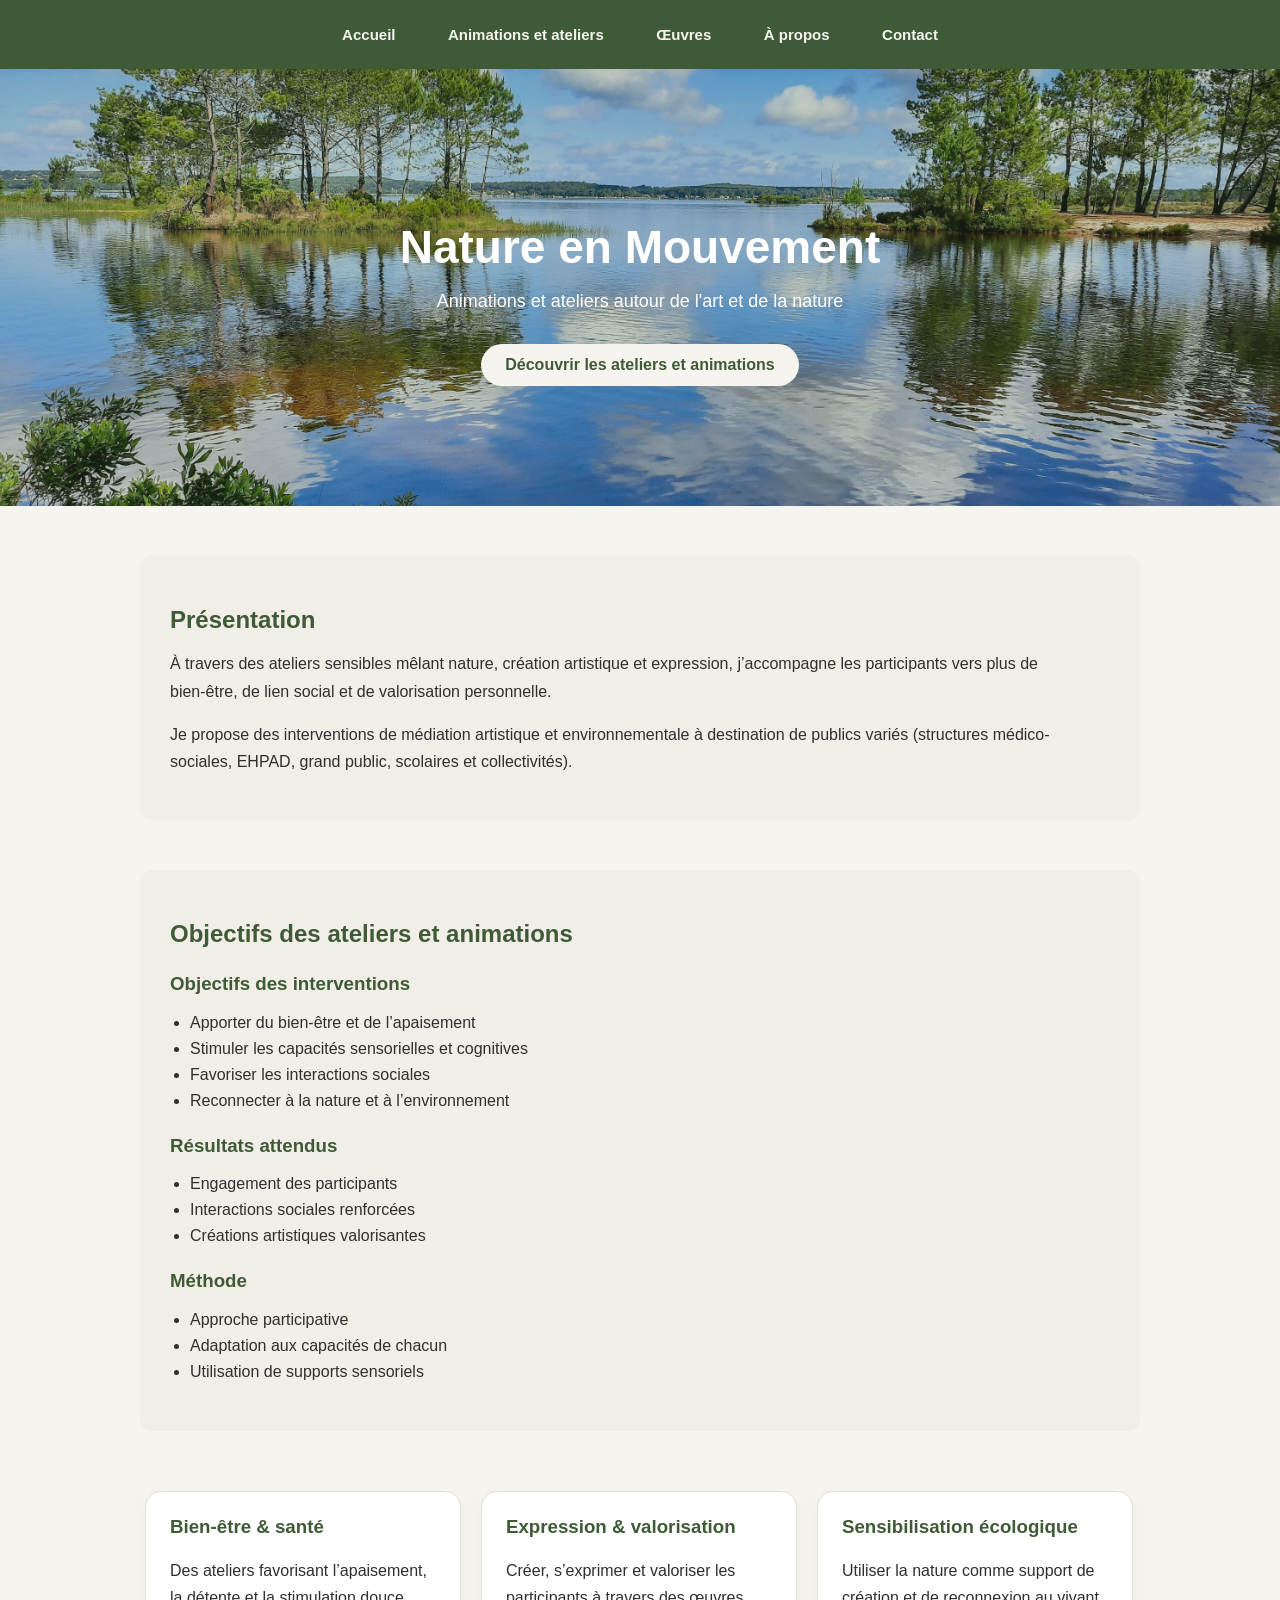
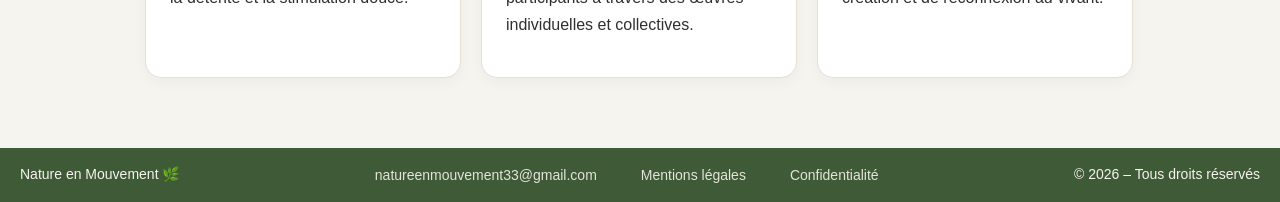
<file: index.html>
<!DOCTYPE html>
<html lang="fr">
<head>
  <meta charset="UTF-8">
  <title>Accueil</title>
  <link rel="stylesheet" href="style.css">
  <link rel="icon" href="images/favicon.ico" type="image/x-icon">
</head>
  
<body>

<nav>
  <a href="index.html">Accueil</a>
  <a href="animations.html">Animations et ateliers</a>
  <a href="oeuvres.html">Œuvres</a>
  <a href="apropos.html">À propos</a>
  <a href="contact.html">Contact</a>
</nav>

<header>
  <h1>Nature en Mouvement </h1>
  <p>Animations et ateliers autour de l'art et de la nature</p>
  <a href="animations.html" class="btn">Découvrir les ateliers et animations </a>
</header>

<main>

<section class="section-soft">
  <h2>Présentation</h2>
  <p>
    À travers des ateliers sensibles mêlant nature, création artistique et expression,
    j’accompagne les participants vers plus de bien-être, de lien social et de valorisation personnelle.
  </p>
  <p>
    Je propose des interventions de médiation artistique et environnementale à destination de publics variés
    (structures médico-sociales, EHPAD, grand public, scolaires et collectivités).
  </p>
</section>

<section class="section-soft">
  <h2>Objectifs des ateliers et animations</h2>

  <h3>Objectifs des interventions</h3>
  <ul>
    <li>Apporter du bien-être et de l’apaisement</li>
    <li>Stimuler les capacités sensorielles et cognitives</li>
    <li>Favoriser les interactions sociales</li>
    <li>Reconnecter à la nature et à l’environnement</li>
  </ul>

  <h3>Résultats attendus</h3>
  <ul>
    <li>Engagement des participants</li>
    <li>Interactions sociales renforcées</li>
    <li>Créations artistiques valorisantes</li>
  </ul>

  <h3>Méthode</h3>
  <ul>
    <li>Approche participative</li>
    <li>Adaptation aux capacités de chacun</li>
    <li>Utilisation de supports sensoriels</li>
  </ul>
</section>

  <section class="cards">
    <div class="card">
      <h3>Bien-être & santé </h3>
      <p>Des ateliers favorisant l’apaisement, la détente et la stimulation douce.</p>
    </div>

    <div class="card">
      <h3>Expression & valorisation </h3>
      <p>Créer, s’exprimer et valoriser les participants à travers des œuvres individuelles et collectives.</p>
    </div>

    <div class="card">
      <h3>Sensibilisation écologique </h3>
      <p>Utiliser la nature comme support de création et de reconnexion au vivant.</p>
    </div>
  </section>

</main>
<footer>
  <p>Nature en Mouvement 🌿</p>

  <div class="footer-links">
    <a href="mailto:natureenmouvement33@gmail.com">natureenmouvement33@gmail.com</a>
    <a href="mentions.html">Mentions légales</a>
    <a href="confidentialite.html">Confidentialité</a>
  </div>

  <p>© 2026 – Tous droits réservés</p>
</footer>
</body>
</html>
</file>
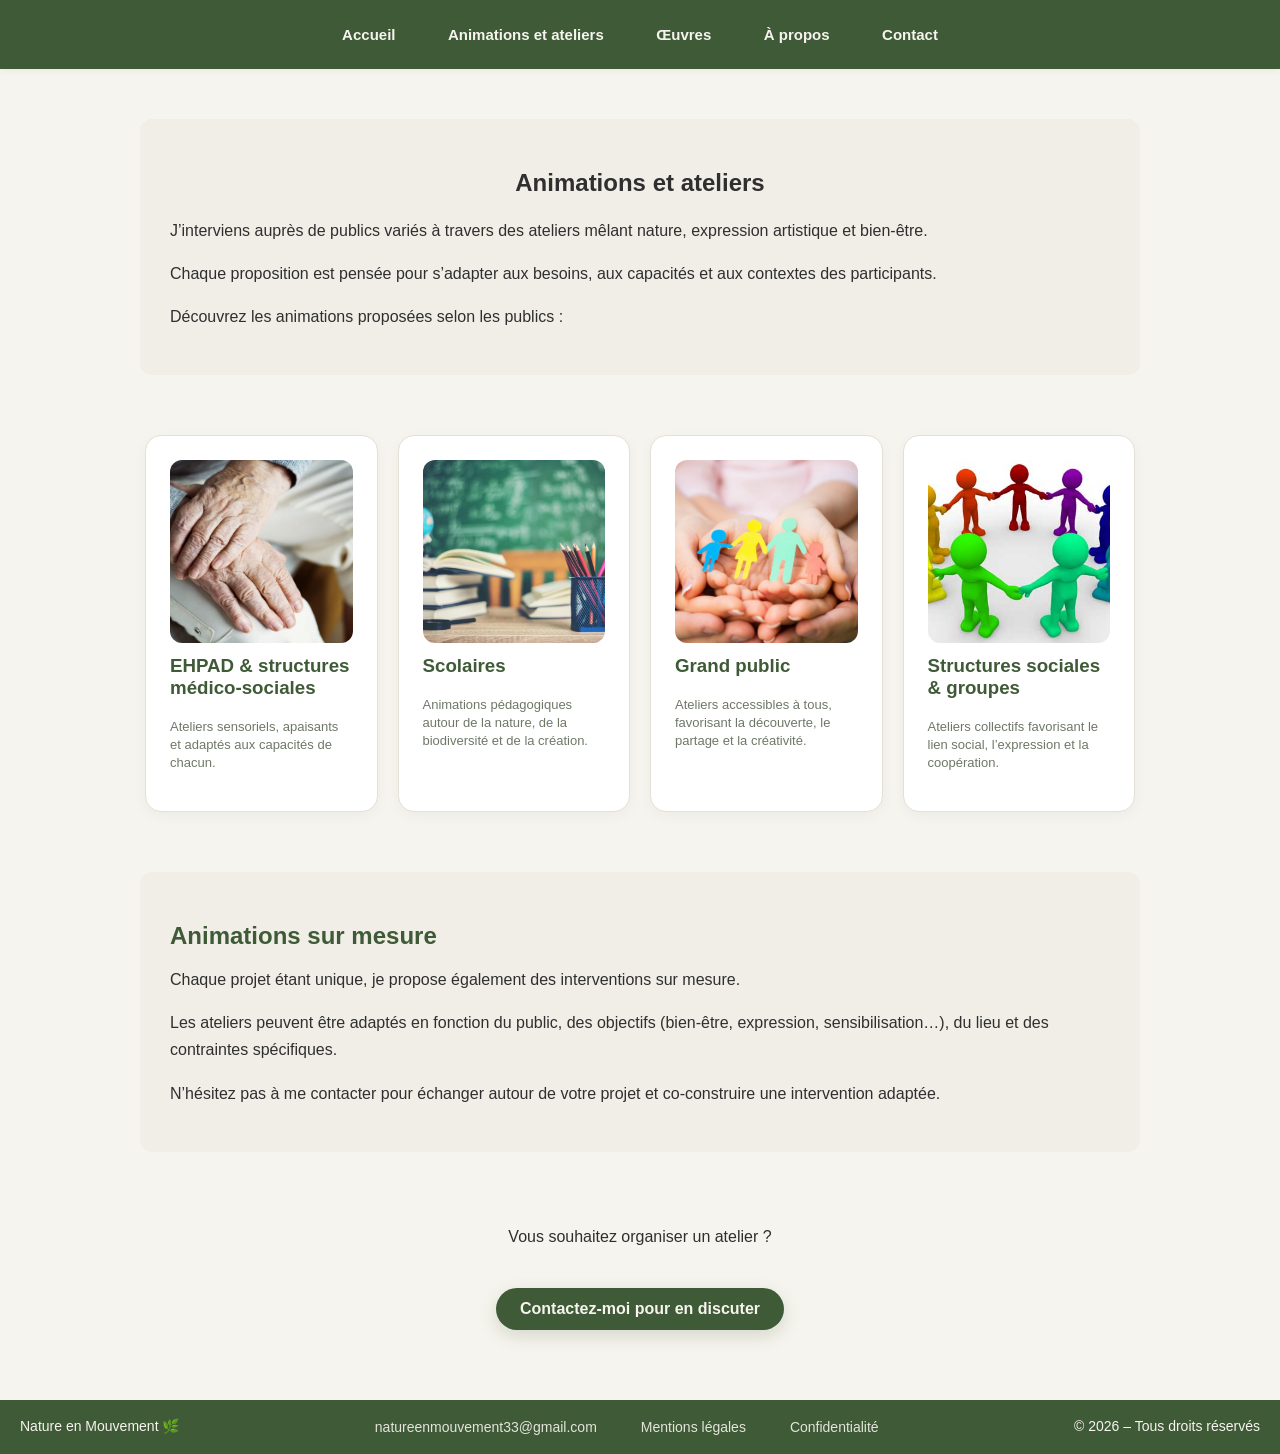
<file: animations.html>
<!DOCTYPE html>
<html lang="fr">
<head>
  <meta charset="UTF-8">
  <title>Animations et ateliers</title>
  <link rel="stylesheet" href="style.css">
  <link rel="icon" href="images/favicon.ico" type="image/x-icon">
</head>

<body>

<nav>
  <a href="index.html">Accueil</a>
  <a href="animations.html">Animations et ateliers</a>
  <a href="oeuvres.html">Œuvres</a>
  <a href="apropos.html">À propos</a>
  <a href="contact.html">Contact</a>
</nav>

<main>

  <section class="section-soft">
    <h1>Animations et ateliers</h1>
    <p>
      J’interviens auprès de publics variés à travers des ateliers mêlant nature,
      expression artistique et bien-être.
    </p>
    <p>
      Chaque proposition est pensée pour s’adapter aux besoins, aux capacités
      et aux contextes des participants.
    </p>
    <p>
      Découvrez les animations proposées selon les publics :
    </p>
  </section>

  <section class="cards cards-public-categories">

    <a href="ehpad-medico-social.html" class="card card-link">
      <img src="images/ehpad.jpg" alt="EHPAD et structures médico-sociales">
      <h3>EHPAD & structures médico-sociales</h3>
      <p class="description">
        Ateliers sensoriels, apaisants et adaptés aux capacités de chacun.
      </p>
    </a>

    <a href="scolaires.html" class="card card-link">
      <img src="images/scolaires.jpg" alt="Scolaires">
      <h3>Scolaires</h3>
      <p class="description">
        Animations pédagogiques autour de la nature, de la biodiversité et de la création.
      </p>
    </a>

    <a href="grand-public.html" class="card card-link">
      <img src="images/grand-public.jpg" alt="Grand public">
      <h3>Grand public</h3>
      <p class="description">
        Ateliers accessibles à tous, favorisant la découverte, le partage et la créativité.
      </p>
    </a>

    <a href="structures-sociales-groupes.html" class="card card-link">
      <img src="images/structures-sociales.jpg" alt="Structures sociales et groupes">
      <h3>Structures sociales & groupes</h3>
      <p class="description">
        Ateliers collectifs favorisant le lien social, l’expression et la coopération.
      </p>
    </a>

  </section>

  <section class="section-soft">
    <h2>Animations sur mesure</h2>
    <p>
      Chaque projet étant unique, je propose également des interventions sur mesure.
    </p>
    <p>
      Les ateliers peuvent être adaptés en fonction du public, des objectifs
      (bien-être, expression, sensibilisation…), du lieu et des contraintes spécifiques.
    </p>
    <p>
      N’hésitez pas à me contacter pour échanger autour de votre projet
      et co-construire une intervention adaptée.
    </p>
  </section>

  <section class="cta">
    <p>Vous souhaitez organiser un atelier ?</p>
    <a href="contact.html" class="btn btn-cta">Contactez-moi pour en discuter</a>
  </section>

</main>

<footer>
  <p>Nature en Mouvement 🌿</p>

  <div class="footer-links">
    <a href="mailto:natureenmouvement33@gmail.com">natureenmouvement33@gmail.com</a>
    <a href="mentions.html">Mentions légales</a>
    <a href="confidentialite.html">Confidentialité</a>
  </div>

  <p>© 2026 – Tous droits réservés</p>
</footer>

</body>
</html>
</file>
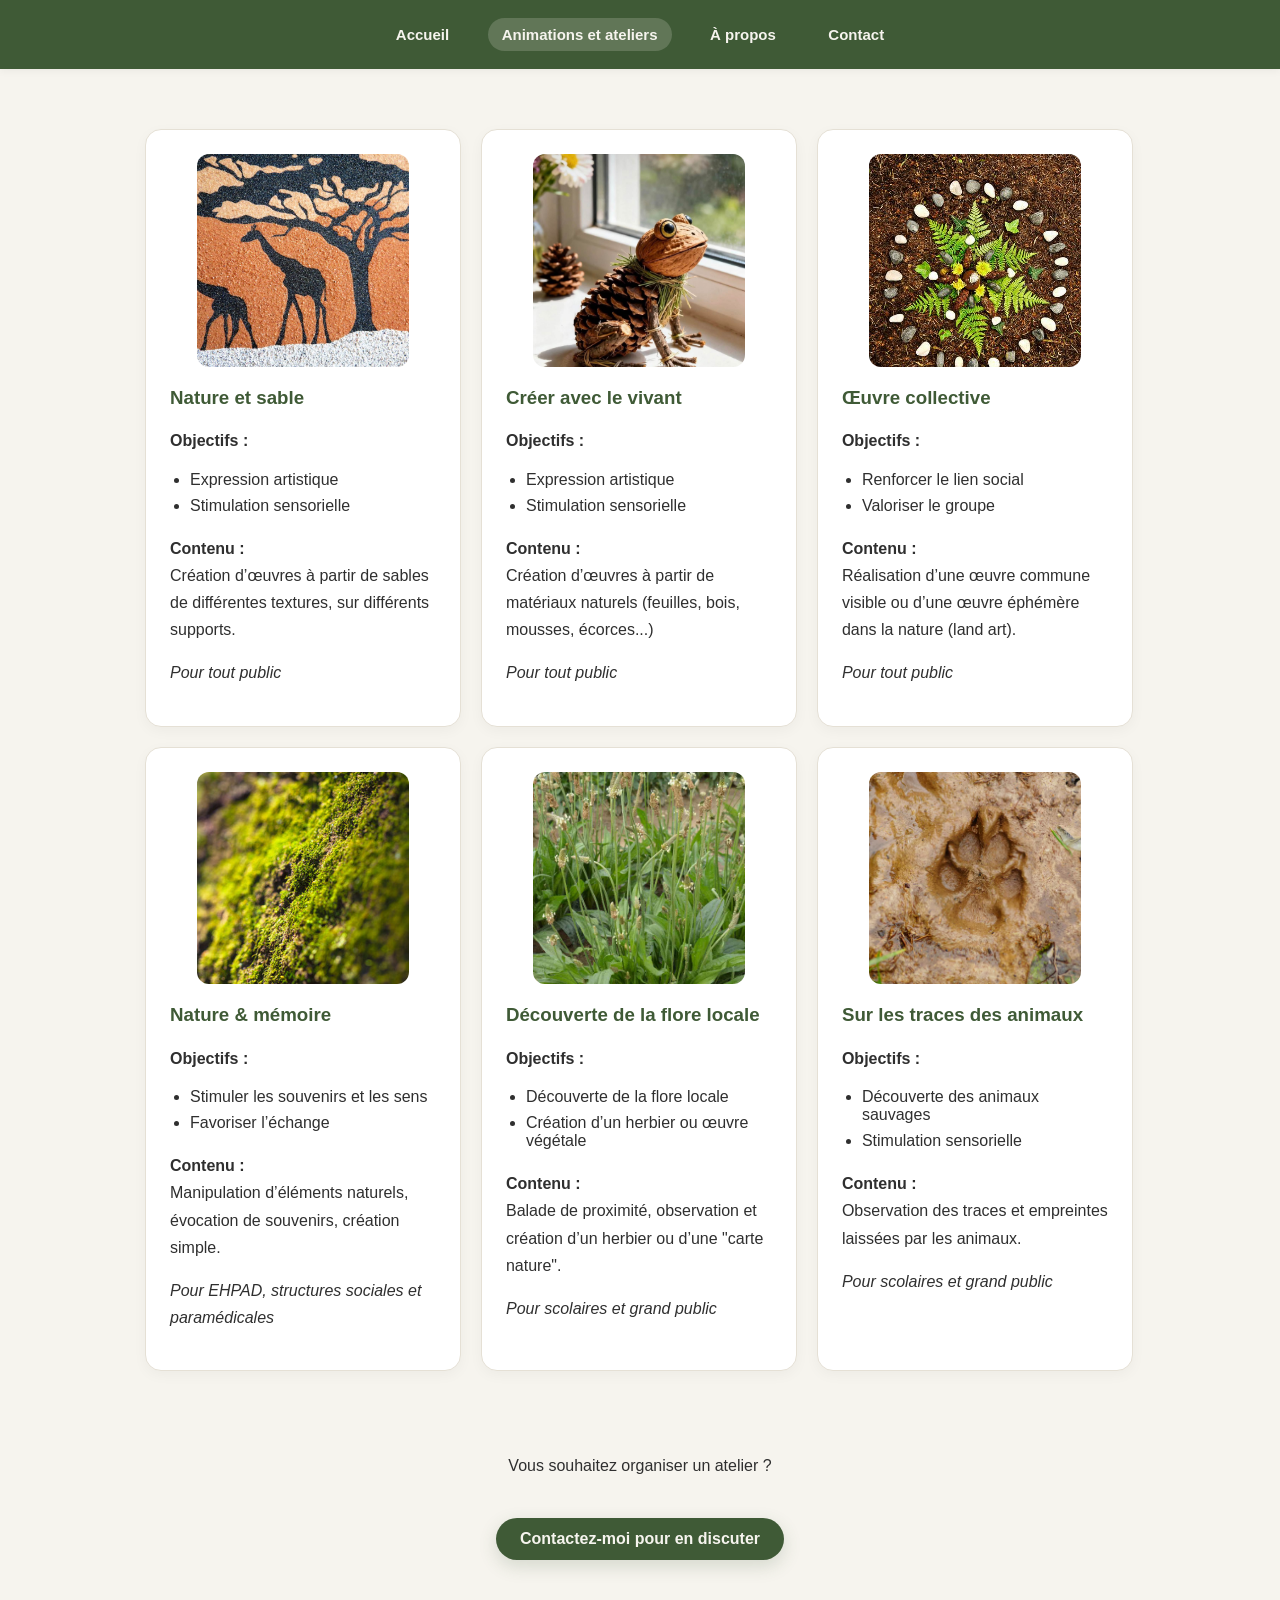
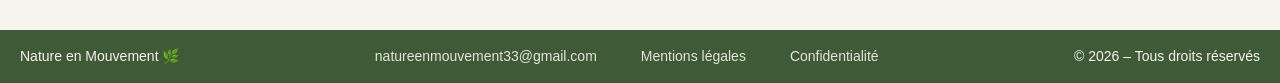
<file: animations2.html>
<!DOCTYPE html>
<html lang="fr">
<head>
  <meta charset="UTF-8">
  <title>Animations et ateliers</title>
  <link rel="stylesheet" href="style.css">
  <link rel="icon" href="images/favicon.ico" type="image/x-icon">
</head>

<body>

<nav>
  <a href="index.html">Accueil</a>
  <a href="animations.html" class="active">Animations et ateliers</a>
  <a href="apropos.html">À propos</a>
  <a href="contact.html">Contact</a>
</nav>
  
<main>
  <section class="cards cards-animations">

    <div class="card">
      <img src="images/sable.jpg" alt="Nature et sable">
      <h3>Nature et sable</h3>

      <p><strong>Objectifs :</strong></p>
      <ul>
        <li>Expression artistique</li>
        <li>Stimulation sensorielle</li>
      </ul>

      <p><strong>Contenu :</strong><br>
      Création d’œuvres à partir de sables de différentes textures, sur différents supports.</p>

      <p><em>Pour tout public</em></p>
    </div>

    <div class="card">
      <img src="images/creationnat.jpg" alt="Créer avec le vivant">
      <h3>Créer avec le vivant</h3>

      <p><strong>Objectifs :</strong></p>
      <ul>
        <li>Expression artistique</li>
        <li>Stimulation sensorielle</li>
      </ul>

      <p><strong>Contenu :</strong><br>
      Création d’œuvres à partir de matériaux naturels (feuilles, bois, mousses, écorces...)</p>

      <p><em>Pour tout public</em></p>
    </div>

    <div class="card">
      <img src="images/landart.jpg" alt="Œuvre collective">
      <h3>Œuvre collective</h3>

      <p><strong>Objectifs :</strong></p>
      <ul>
        <li>Renforcer le lien social</li>
        <li>Valoriser le groupe</li>
      </ul>

      <p><strong>Contenu :</strong><br>
      Réalisation d’une œuvre commune visible ou d’une œuvre éphémère dans la nature (land art).</p>

      <p><em>Pour tout public</em></p>
    </div>

    <div class="card">
      <img src="images/mousse.jpg" alt="Nature et mémoire">
      <h3>Nature & mémoire</h3>

      <p><strong>Objectifs :</strong></p>
      <ul>
        <li>Stimuler les souvenirs et les sens</li>
        <li>Favoriser l’échange</li>
      </ul>

      <p><strong>Contenu :</strong><br>
      Manipulation d’éléments naturels, évocation de souvenirs, création simple.</p>

      <p><em>Pour EHPAD, structures sociales et paramédicales</em></p>
    </div>

    <div class="card">
      <img src="images/plantain.jpg" alt="Découverte de la flore">
      <h3>Découverte de la flore locale</h3>

      <p><strong>Objectifs :</strong></p>
      <ul>
        <li>Découverte de la flore locale</li>
        <li>Création d’un herbier ou œuvre végétale</li>
      </ul>

      <p><strong>Contenu :</strong><br>
      Balade de proximité, observation et création d’un herbier ou d’une "carte nature".</p>

      <p><em>Pour scolaires et grand public</em></p>
    </div>

    <div class="card">
      <img src="images/emprunte.png" alt="Traces animales">
      <h3>Sur les traces des animaux</h3>

      <p><strong>Objectifs :</strong></p>
      <ul>
        <li>Découverte des animaux sauvages</li>
        <li>Stimulation sensorielle</li>
      </ul>

      <p><strong>Contenu :</strong><br>
      Observation des traces et empreintes laissées par les animaux.</p>

      <p><em>Pour scolaires et grand public</em></p>
    </div>

  </section>

<section class="cta">
  <p>Vous souhaitez organiser un atelier ?</p>
  <a href="contact.html" class="btn">Contactez-moi pour en discuter</a>
</section>
  
</main>

<footer>
  <p>Nature en Mouvement 🌿</p>

  <div class="footer-links">
    <a href="mailto:natureenmouvement33@gmail.com">natureenmouvement33@gmail.com</a>
    <a href="mentions.html">Mentions légales</a>
    <a href="confidentialite.html">Confidentialité</a>
  </div>

  <p>© 2026 – Tous droits réservés</p>
</footer>

</body>
</html>
</file>
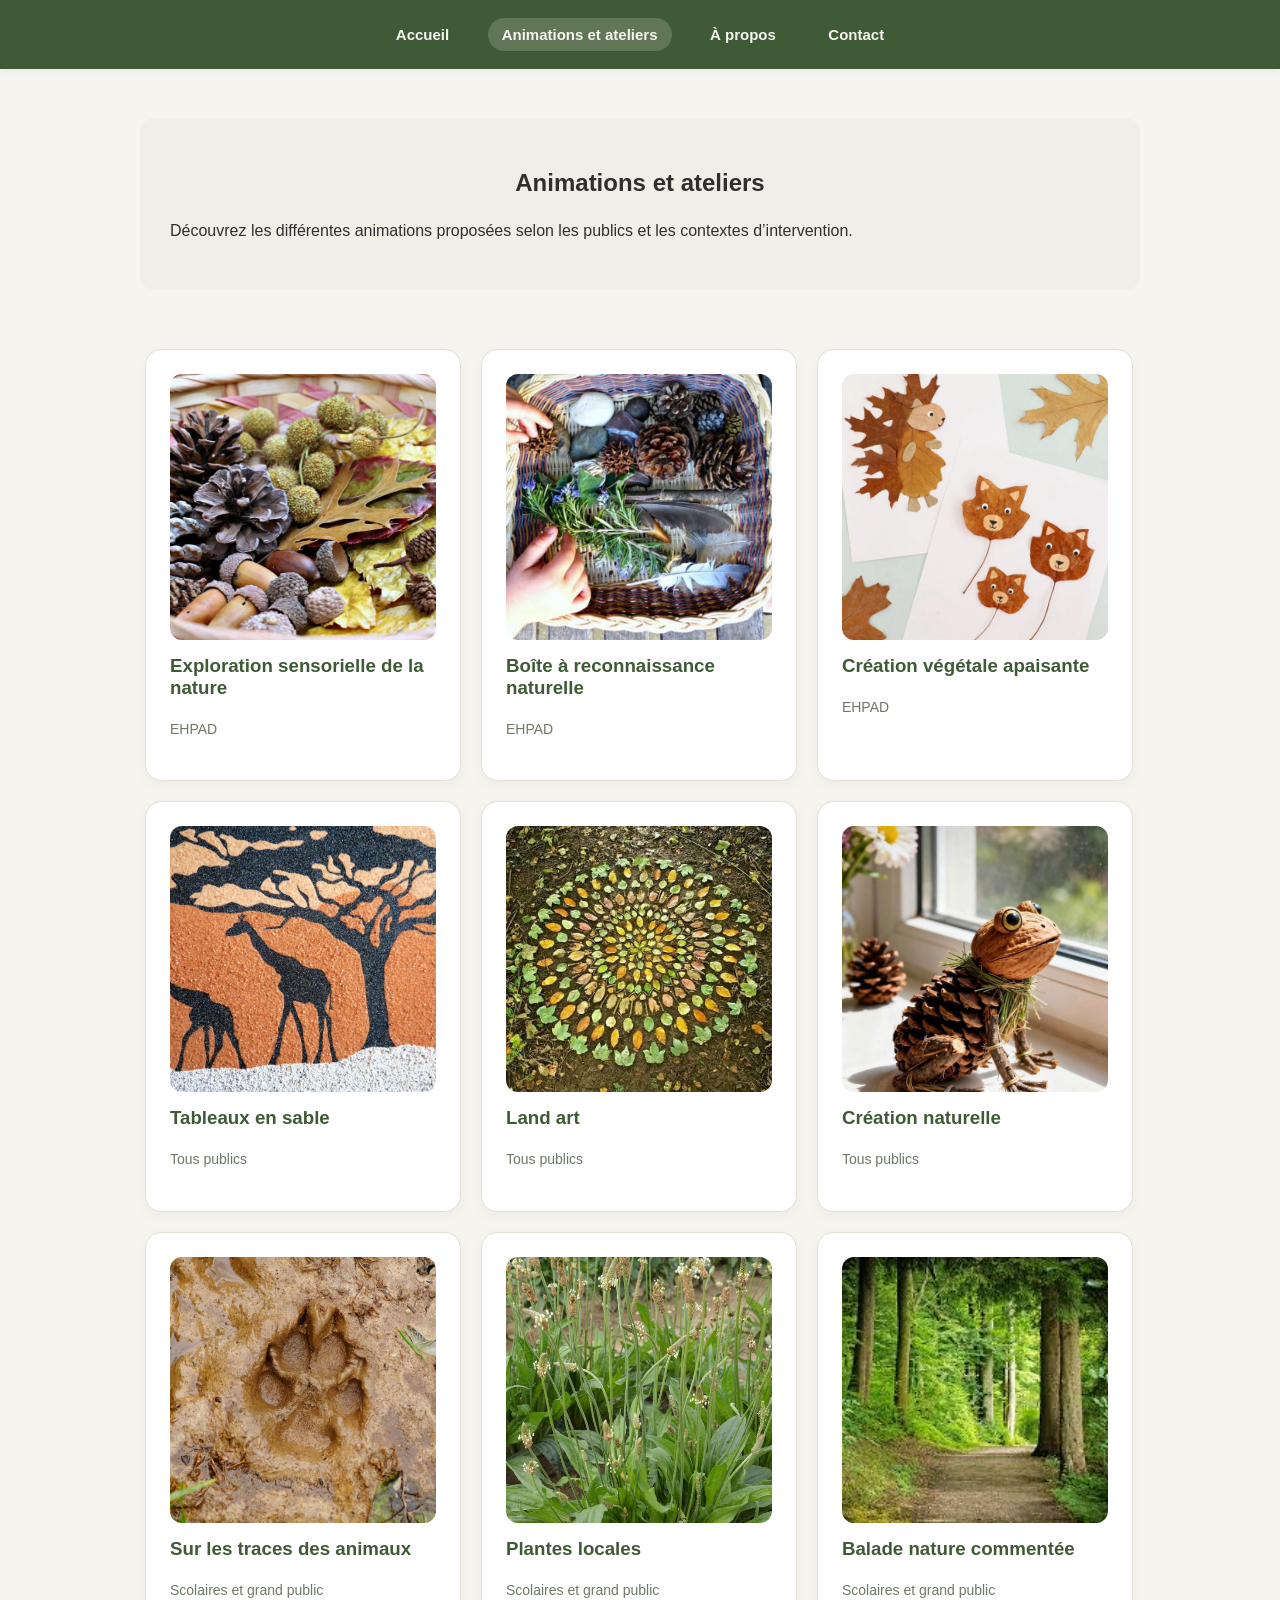
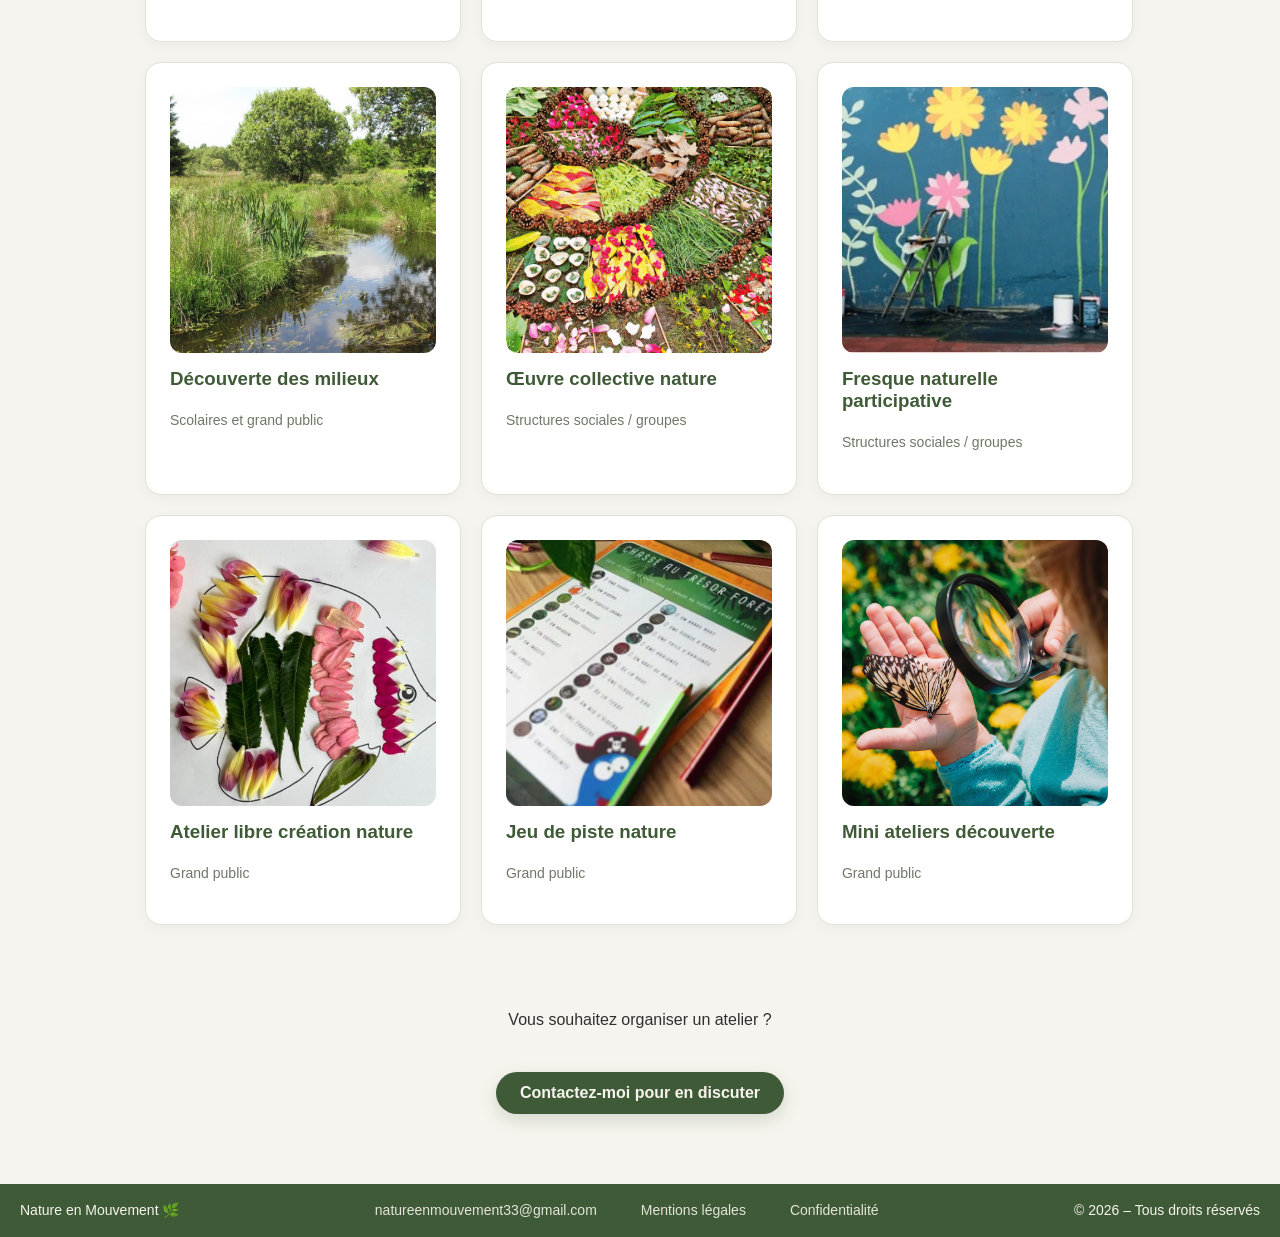
<file: animations3.html>
<!DOCTYPE html>
<html lang="fr">
<head>
  <meta charset="UTF-8">
  <title>Animations et ateliers</title>
  <link rel="stylesheet" href="style.css">
  <link rel="icon" href="images/favicon.ico" type="image/x-icon">
</head>

<body>

<nav>
  <a href="index.html">Accueil</a>
  <a href="animations.html" class="active">Animations et ateliers</a>
  <a href="apropos.html">À propos</a>
  <a href="contact.html">Contact</a>
</nav>
  
<main>

  <section class="section-soft">
    <h1>Animations et ateliers</h1>
    <p>
      Découvrez les différentes animations proposées selon les publics et les contextes d’intervention.
    </p>
  </section>

  <section class="cards cards-animations-list">

    <a href="exploration-sensorielle-de-la-nature.html" class="card card-link">
      <img src="images/exploration-sensorielle-de-la-nature.jpg" alt="Exploration sensorielle de la nature">
      <h3>Exploration sensorielle de la nature</h3>
      <p class="public">EHPAD</p>
    </a>

    <a href="boite-a-reconnaissance-naturelle.html" class="card card-link">
      <img src="images/boite-a-reconnaissance-naturelle.jpg" alt="Boîte à reconnaissance naturelle">
      <h3>Boîte à reconnaissance naturelle</h3>
      <p class="public">EHPAD</p>
    </a>

    <a href="creation-vegetale-apaisante.html" class="card card-link">
      <img src="images/creation-vegetale-apaisante.jpg" alt="Création végétale apaisante">
      <h3>Création végétale apaisante</h3>
      <p class="public">EHPAD</p>
    </a>

    <a href="tableaux-en-sable.html" class="card card-link">
      <img src="images/tableaux-en-sable.jpg" alt="Tableaux en sable">
      <h3>Tableaux en sable</h3>
      <p class="public">Tous publics</p>
    </a>

    <a href="land-art.html" class="card card-link">
      <img src="images/land-art.jpg" alt="Land art">
      <h3>Land art</h3>
      <p class="public">Tous publics</p>
    </a>

    <a href="creation-naturelle.html" class="card card-link">
      <img src="images/creation-naturelle.jpg" alt="Création naturelle">
      <h3>Création naturelle</h3>
      <p class="public">Tous publics</p>
    </a>

    <a href="sur-les-traces-des-animaux.html" class="card card-link">
      <img src="images/sur-les-traces-des-animaux.jpg" alt="Sur les traces des animaux">
      <h3>Sur les traces des animaux</h3>
      <p class="public">Scolaires et grand public</p>
    </a>

    <a href="plantes-locales.html" class="card card-link">
      <img src="images/plantes-locales.jpg" alt="Plantes locales">
      <h3>Plantes locales</h3>
      <p class="public">Scolaires et grand public</p>
    </a>

    <a href="balade-nature-commentee.html" class="card card-link">
      <img src="images/balade-nature-commentee.jpg" alt="Balade nature commentée">
      <h3>Balade nature commentée</h3>
      <p class="public">Scolaires et grand public</p>
    </a>

    <a href="decouverte-des-milieux.html" class="card card-link">
      <img src="images/decouverte-des-milieux.jpg" alt="Découverte des milieux">
      <h3>Découverte des milieux</h3>
      <p class="public">Scolaires et grand public</p>
    </a>

    <a href="oeuvre-collective-nature.html" class="card card-link">
      <img src="images/oeuvre-collective-nature.jpg" alt="Œuvre collective nature">
      <h3>Œuvre collective nature</h3>
      <p class="public">Structures sociales / groupes</p>
    </a>

    <a href="fresque-naturelle-participative.html" class="card card-link">
      <img src="images/fresque-naturelle-participative.jpg" alt="Fresque naturelle participative">
      <h3>Fresque naturelle participative</h3>
      <p class="public">Structures sociales / groupes</p>
    </a>

    <a href="atelier-libre-creation-nature.html" class="card card-link">
      <img src="images/atelier-libre-creation-nature.jpg" alt="Atelier libre création nature">
      <h3>Atelier libre création nature</h3>
      <p class="public">Grand public</p>
    </a>

    <a href="jeu-de-piste-nature.html" class="card card-link">
      <img src="images/jeu-de-piste-nature.jpg" alt="Jeu de piste nature">
      <h3>Jeu de piste nature</h3>
      <p class="public">Grand public</p>
    </a>

    <a href="mini-ateliers-decouverte.html" class="card card-link">
      <img src="images/mini-ateliers-decouverte.jpg" alt="Mini ateliers découverte">
      <h3>Mini ateliers découverte</h3>
      <p class="public">Grand public</p>
    </a>

  </section>

<section class="cta">
  <p>Vous souhaitez organiser un atelier ?</p>
  <a href="contact.html" class="btn">Contactez-moi pour en discuter</a>
</section>
  
</main>

<footer>
  <p>Nature en Mouvement 🌿</p>

  <div class="footer-links">
    <a href="mailto:natureenmouvement33@gmail.com">natureenmouvement33@gmail.com</a>
    <a href="mentions.html">Mentions légales</a>
    <a href="confidentialite.html">Confidentialité</a>
  </div>

  <p>© 2026 – Tous droits réservés</p>
</footer>

</body>
</html>
</file>
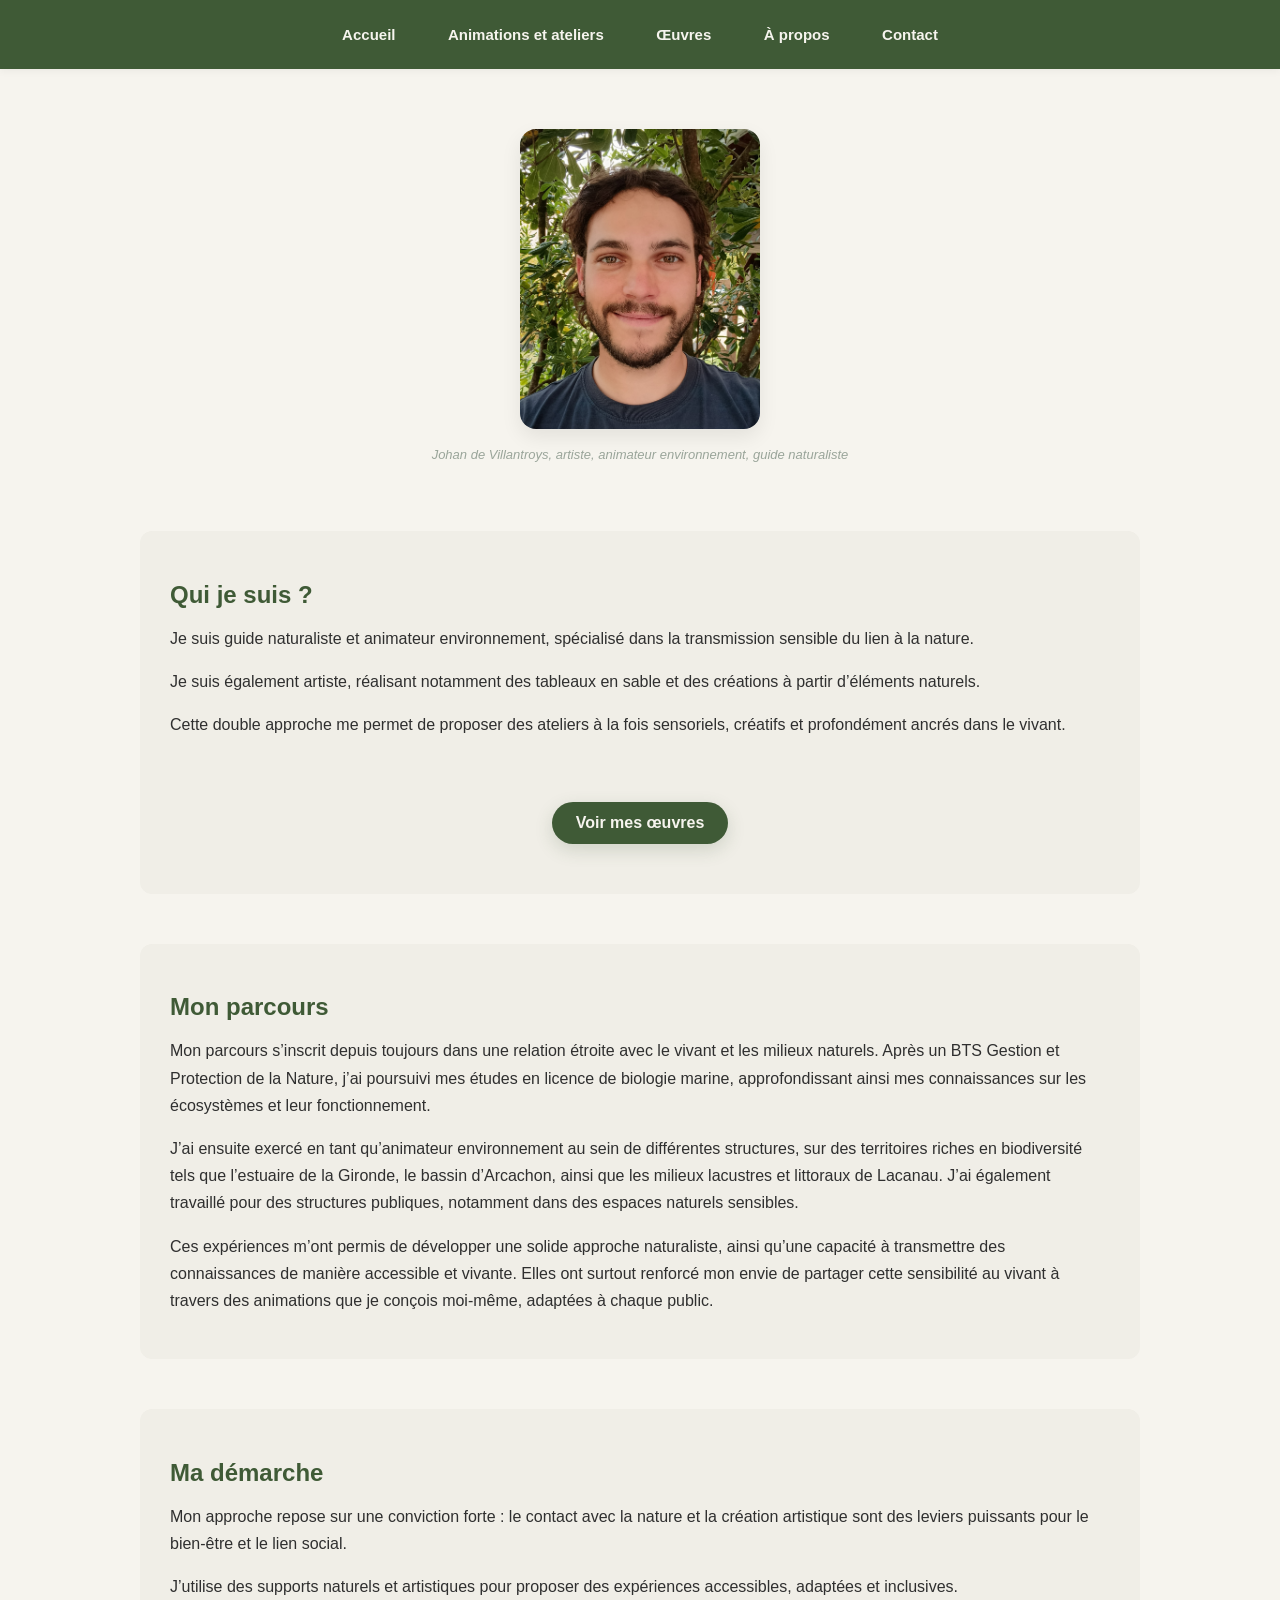
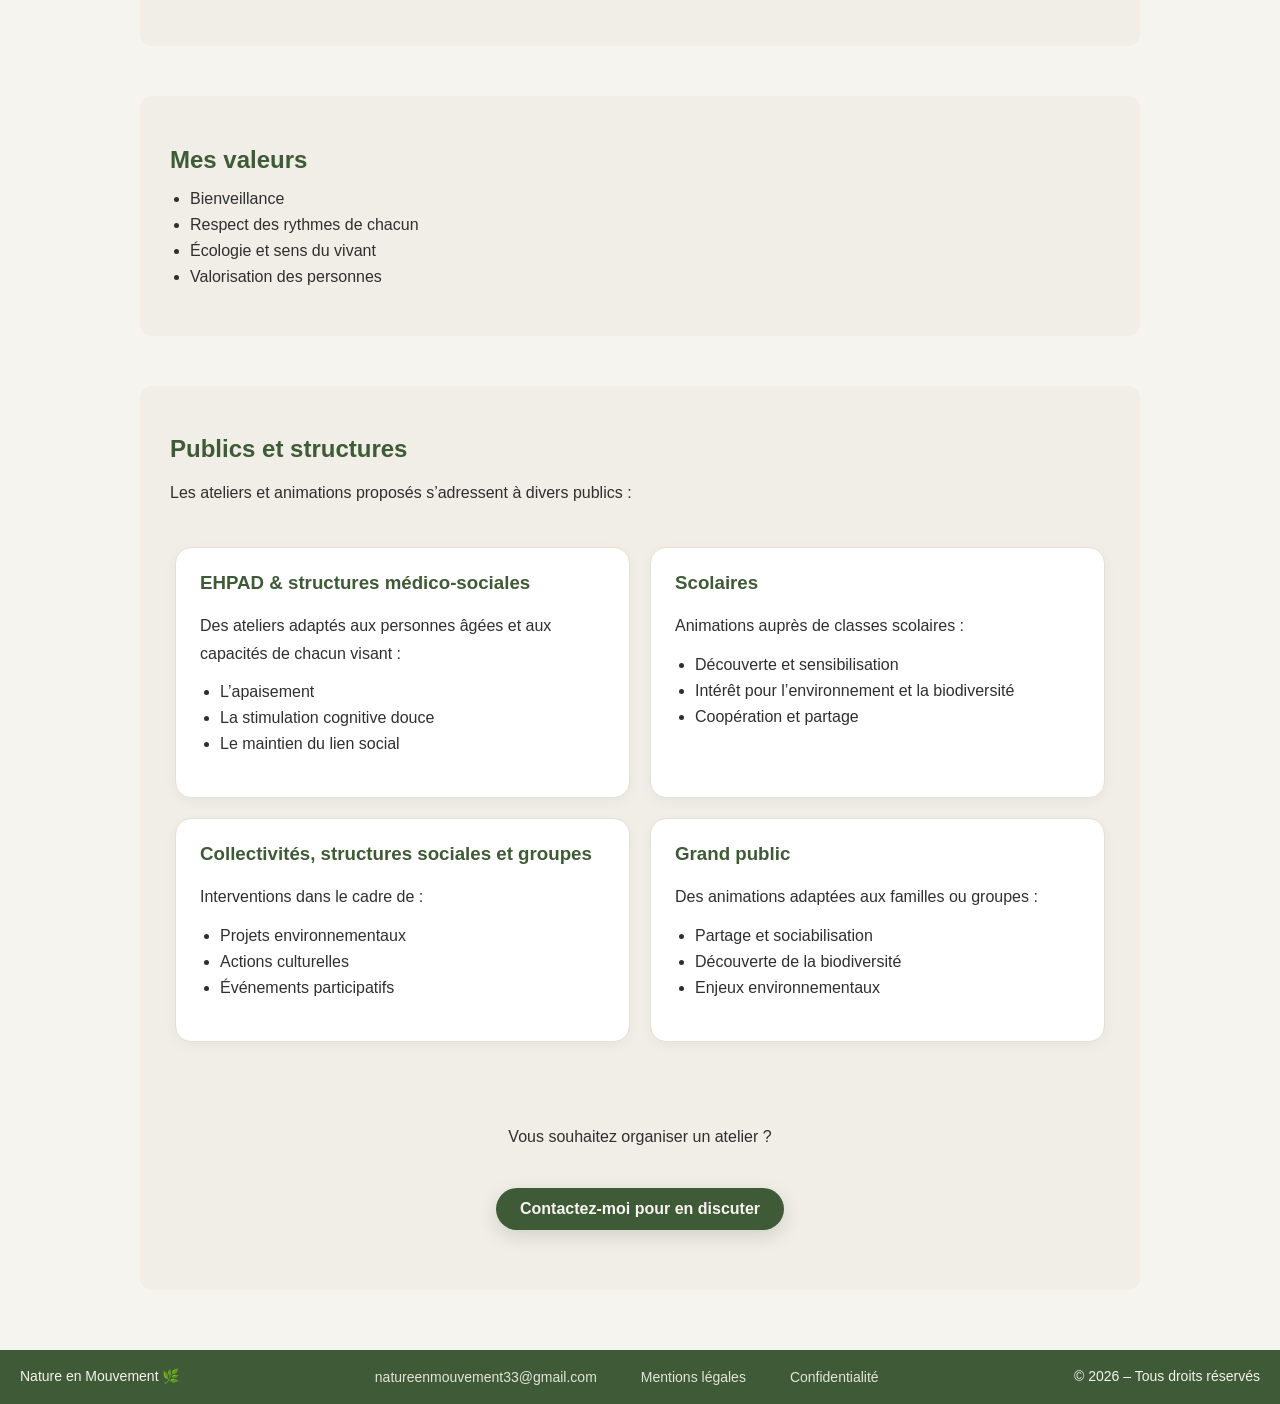
<file: apropos.html>
<!DOCTYPE html>
<html lang="fr">
<head>
  <meta charset="UTF-8">
  <title>À propos</title>
  <link rel="stylesheet" href="style.css">
  <link rel="icon" href="images/favicon.ico" type="image/x-icon">
</head>

<body>

<nav>
  <a href="index.html">Accueil</a>
  <a href="animations.html">Animations et ateliers</a>
  <a href="oeuvres.html">Œuvres</a>
  <a href="apropos.html">À propos</a>
  <a href="contact.html">Contact</a>
</nav>
  
<main>
  
  <section class="intro-profil">
    <img src="images/johan.2.jpg" alt="Photo de profil">
    <p class="profil-nom">
      Johan de Villantroys, artiste, animateur environnement, guide naturaliste
    </p>
  </section>

  <section class="section-soft">
  <h2>Qui je suis ?</h2>

  <p>
    Je suis guide naturaliste et animateur environnement, spécialisé
    dans la transmission sensible du lien à la nature.
  </p>

  <p>
    Je suis également artiste, réalisant notamment des tableaux en sable
    et des créations à partir d’éléments naturels.
  </p>

  <p>
    Cette double approche me permet de proposer des ateliers à la fois
    sensoriels, créatifs et profondément ancrés dans le vivant.
  </p>

  <div class="cta">
    <a href="oeuvres.html" class="btn btn-cta">Voir mes œuvres</a>
  </div>
</section>

</section>
  
    <section class="section-soft">
    <h2>Mon parcours</h2>
    <p>
      Mon parcours s’inscrit depuis toujours dans une relation étroite avec le vivant et les milieux naturels.
      Après un BTS Gestion et Protection de la Nature, j’ai poursuivi mes études en licence de biologie marine,
      approfondissant ainsi mes connaissances sur les écosystèmes et leur fonctionnement.
    </p>

    <p>
      J’ai ensuite exercé en tant qu’animateur environnement au sein de différentes structures,
      sur des territoires riches en biodiversité tels que l’estuaire de la Gironde, le bassin d’Arcachon,
      ainsi que les milieux lacustres et littoraux de Lacanau. J’ai également travaillé pour des structures publiques,
      notamment dans des espaces naturels sensibles.
    </p>

    <p>
      Ces expériences m’ont permis de développer une solide approche naturaliste, ainsi qu’une capacité
      à transmettre des connaissances de manière accessible et vivante. Elles ont surtout renforcé mon envie
      de partager cette sensibilité au vivant à travers des animations que je conçois moi-même, adaptées à chaque public.
    </p>
  </section>
<p>
  <section class="section-soft">
    <h2>Ma démarche</h2>
    <p>
      Mon approche repose sur une conviction forte : le contact avec la nature et la création artistique
      sont des leviers puissants pour le bien-être et le lien social.
    </p>
    <p>
      J’utilise des supports naturels et artistiques pour proposer des expériences accessibles,
      adaptées et inclusives.
    </p>
  </section>
<p>
  <section class="section-soft">
    <h2>Mes valeurs</h2>
    <ul>
      <li>Bienveillance</li>
      <li>Respect des rythmes de chacun</li>
      <li>Écologie et sens du vivant</li>
      <li>Valorisation des personnes</li>
    </ul>
  </section>
<p>
  <section class="section-soft">
    <h2>Publics et structures</h2>
    <p>Les ateliers et animations proposés s’adressent à divers publics :</p>

  <section class="cards cards-publics">

    <div class="card">
      <h3>EHPAD & structures médico-sociales</h3>
      <p>Des ateliers adaptés aux personnes âgées et aux capacités de chacun visant :</p>
      <ul>
        <li>L’apaisement</li>
        <li>La stimulation cognitive douce</li>
        <li>Le maintien du lien social</li>
      </ul>
    </div>

    <div class="card">
      <h3>Scolaires</h3>
      <p>Animations auprès de classes scolaires :</p>
      <ul>
        <li>Découverte et sensibilisation</li>
        <li>Intérêt pour l’environnement et la biodiversité</li>
        <li>Coopération et partage</li>
      </ul>
    </div>

    <div class="card">
      <h3>Collectivités, structures sociales et groupes </h3>
      <p>Interventions dans le cadre de :</p>
      <ul>
        <li>Projets environnementaux</li>
        <li>Actions culturelles</li>
        <li>Événements participatifs</li>
      </ul>
    </div>

    <div class="card">
      <h3>Grand public</h3>
      <p>Des animations adaptées aux familles ou groupes :</p>
      <ul>
        <li>Partage et sociabilisation</li>
        <li>Découverte de la biodiversité</li>
        <li>Enjeux environnementaux</li>
      </ul>
    </div>

  </section>

  <section class="cta">
    <p>Vous souhaitez organiser un atelier ?</p>
    <a href="contact.html" class="btn">Contactez-moi pour en discuter</a>
  </section>

</main>
  
<footer>
  <p>Nature en Mouvement 🌿</p>

  <div class="footer-links">
    <a href="mailto:natureenmouvement33@gmail.com">natureenmouvement33@gmail.com</a>
    <a href="mentions.html">Mentions légales</a>
    <a href="confidentialite.html">Confidentialité</a>
  </div>

  <p>© 2026 – Tous droits réservés</p>
</footer>
  
</body>
</html>
</file>
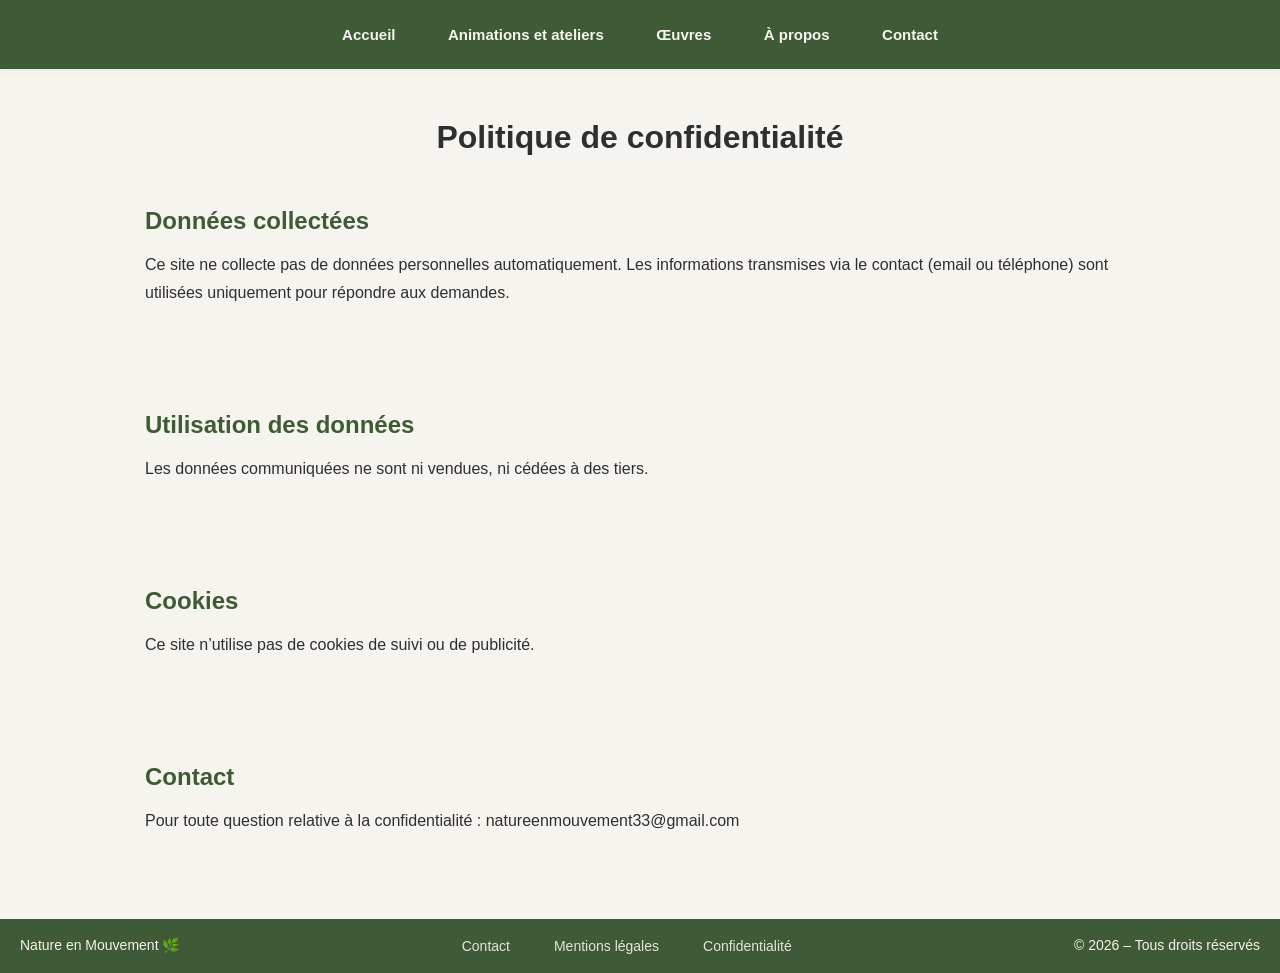
<file: confidentialite.html>
<!DOCTYPE html>
<html lang="fr">
<head>
  <meta charset="UTF-8">
  <title>Politique de confidentialité</title>
  <link rel="stylesheet" href="style.css">
  <link rel="icon" href="images/favicon.ico" type="image/x-icon">
</head>

<body>

<nav>
  <a href="index.html">Accueil</a>
  <a href="animations.html">Animations et ateliers</a>
  <a href="oeuvres.html">Œuvres</a>
  <a href="apropos.html">À propos</a>
  <a href="contact.html">Contact</a>
</nav>

<main>

<h1>Politique de confidentialité</h1>

<section>
  <h2>Données collectées</h2>
  <p>
    Ce site ne collecte pas de données personnelles automatiquement.
    Les informations transmises via le contact (email ou téléphone) sont utilisées uniquement pour répondre aux demandes.
  </p>
</section>

<section>
  <h2>Utilisation des données</h2>
  <p>
    Les données communiquées ne sont ni vendues, ni cédées à des tiers.
  </p>
</section>

<section>
  <h2>Cookies</h2>
  <p>
    Ce site n’utilise pas de cookies de suivi ou de publicité.
  </p>
</section>

<section>
  <h2>Contact</h2>
  <p>
    Pour toute question relative à la confidentialité :
    natureenmouvement33@gmail.com
  </p>
</section>

</main>

<footer>
  <p>Nature en Mouvement 🌿</p>

  <div class="footer-links">
    <a href="contact.html">Contact</a>
    <a href="mentions.html">Mentions légales</a>
    <a href="confidentialite.html">Confidentialité</a>
  </div>

  <p>© 2026 – Tous droits réservés</p>
</footer>

</body>
</html>
</file>
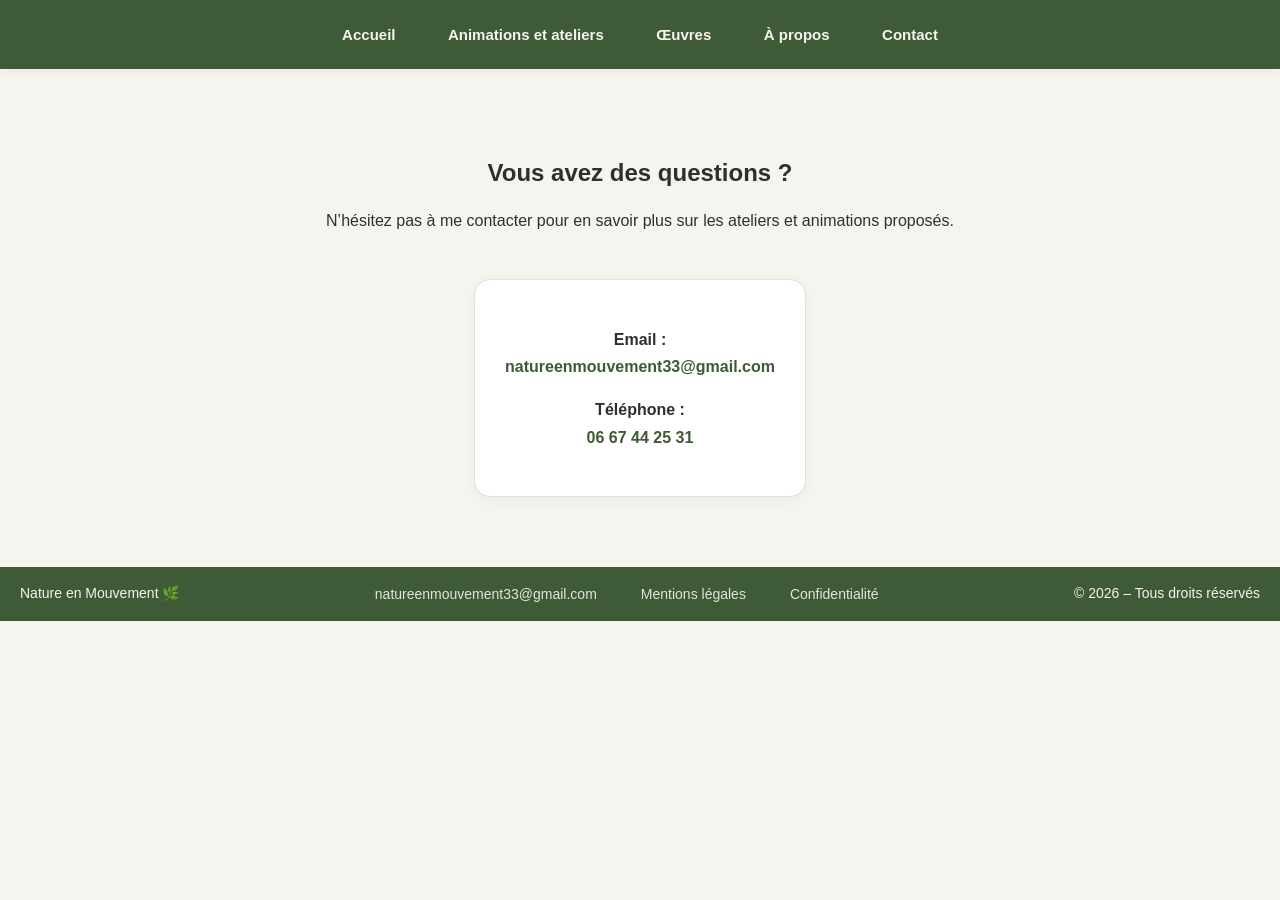
<file: contact.html>
<!DOCTYPE html>
<html lang="fr">
<head>
  <meta charset="UTF-8">
  <title>Contact</title>
  <link rel="stylesheet" href="style.css">
  <link rel="icon" href="images/favicon.ico" type="image/x-icon">
</head>

<body>

<nav>
  <a href="index.html">Accueil</a>
  <a href="animations.html">Animations et ateliers</a>
  <a href="oeuvres.html">Œuvres</a>
  <a href="apropos.html">À propos</a>
  <a href="contact.html">Contact</a>
</nav>

<main>

  <section class="contact">
    <h1>Vous avez des questions ?</h1>

    <p>
      N’hésitez pas à me contacter pour en savoir plus sur les ateliers et animations proposés.
    </p>

    <div class="contact-box">
      <p><strong>Email :</strong><br>
      <a href="mailto:natureenmouvement33@gmail.com">
        natureenmouvement33@gmail.com
      </a></p>

      <p><strong>Téléphone :</strong><br>
      <a href="tel:0667442531">
        06 67 44 25 31
      </a></p>
    </div>

  </section>

</main>

<footer>
  <p>Nature en Mouvement 🌿</p>

  <div class="footer-links">
    <a href="mailto:natureenmouvement33@gmail.com">natureenmouvement33@gmail.com</a>
    <a href="mentions.html">Mentions légales</a>
    <a href="confidentialite.html">Confidentialité</a>
  </div>

  <p>© 2026 – Tous droits réservés</p>
</footer>
  
</body>
</html>
</file>
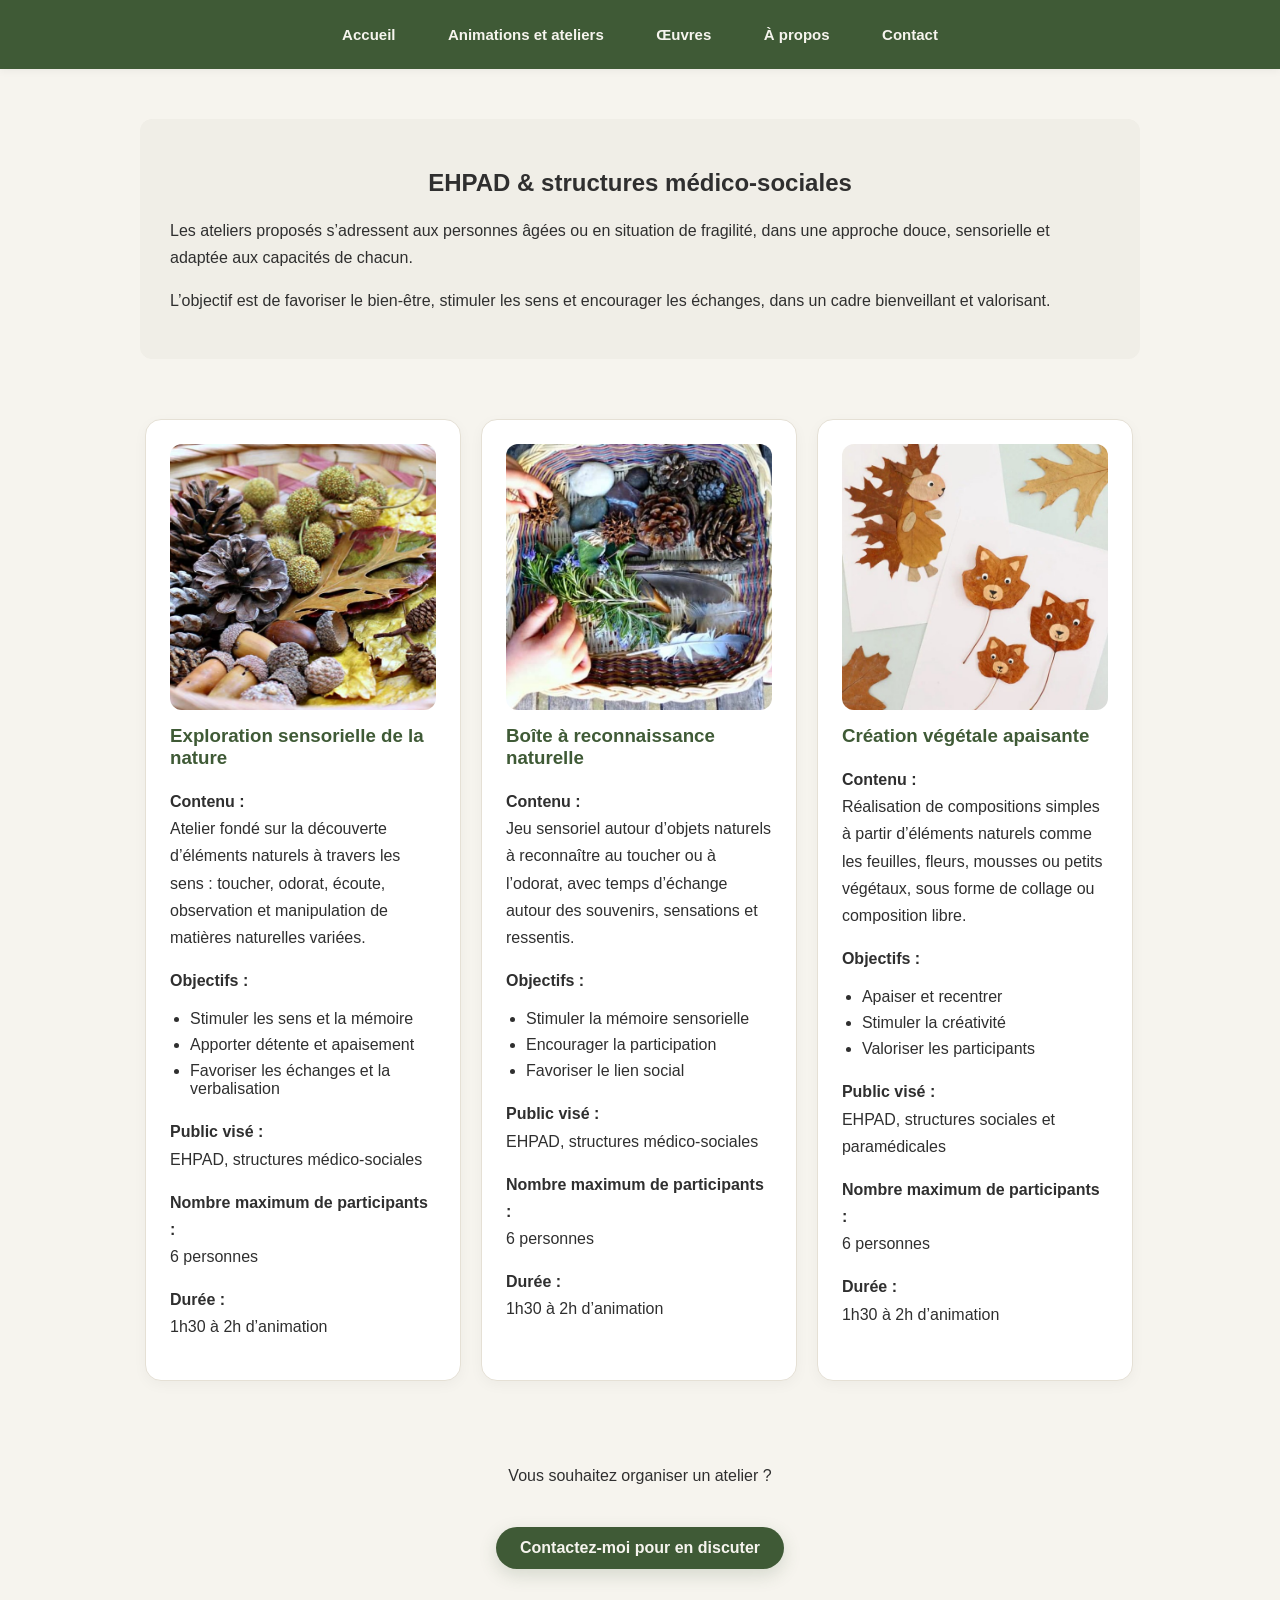
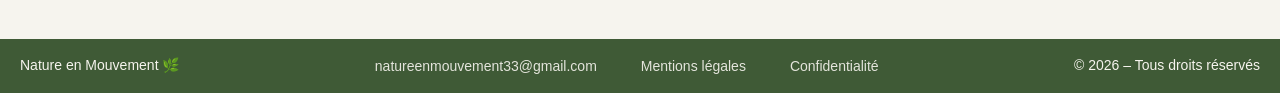
<file: ehpad-medico-social.html>
<!DOCTYPE html>
<html lang="fr">
<head>
  <meta charset="UTF-8">
  <title>EHPAD & structures médico-sociales</title>
  <link rel="stylesheet" href="style.css">
  <link rel="icon" href="images/favicon.ico" type="image/x-icon">
</head>

<body>

<nav>
  <a href="index.html">Accueil</a>
  <a href="animations.html">Animations et ateliers</a>
  <a href="oeuvres.html">Œuvres</a>
  <a href="apropos.html">À propos</a>
  <a href="contact.html">Contact</a>
</nav>

<main>

  <section class="section-soft">
    <h1>EHPAD & structures médico-sociales</h1>
    <p>
      Les ateliers proposés s’adressent aux personnes âgées ou en situation de fragilité,
      dans une approche douce, sensorielle et adaptée aux capacités de chacun.
    </p>
    <p>
      L’objectif est de favoriser le bien-être, stimuler les sens et encourager les échanges,
      dans un cadre bienveillant et valorisant.
    </p>
  </section>

  <section class="cards cards-detail">

    <div class="card">
      <img src="images/exploration-sensorielle-de-la-nature.jpg" alt="Exploration sensorielle de la nature">
      <h3>Exploration sensorielle de la nature</h3>

      <p><strong>Contenu :</strong><br>
      Atelier fondé sur la découverte d’éléments naturels à travers les sens :
      toucher, odorat, écoute, observation et manipulation de matières naturelles variées.</p>

      <p><strong>Objectifs :</strong></p>
      <ul>
        <li>Stimuler les sens et la mémoire</li>
        <li>Apporter détente et apaisement</li>
        <li>Favoriser les échanges et la verbalisation</li>
      </ul>

      <p><strong>Public visé :</strong><br>
      EHPAD, structures médico-sociales</p>

      <p><strong>Nombre maximum de participants :</strong><br>
      6 personnes</p>

      <p><strong>Durée :</strong><br>
      1h30 à 2h d’animation</p>
    </div>

    <div class="card">
      <img src="images/boite-a-reconnaissance-naturelle.jpg" alt="Boîte à reconnaissance naturelle">
      <h3>Boîte à reconnaissance naturelle</h3>

      <p><strong>Contenu :</strong><br>
      Jeu sensoriel autour d’objets naturels à reconnaître au toucher ou à l’odorat,
      avec temps d’échange autour des souvenirs, sensations et ressentis.</p>

      <p><strong>Objectifs :</strong></p>
      <ul>
        <li>Stimuler la mémoire sensorielle</li>
        <li>Encourager la participation</li>
        <li>Favoriser le lien social</li>
      </ul>

      <p><strong>Public visé :</strong><br>
      EHPAD, structures médico-sociales</p>

      <p><strong>Nombre maximum de participants :</strong><br>
      6 personnes</p>

      <p><strong>Durée :</strong><br>
      1h30 à 2h d’animation</p>
    </div>

    <div class="card">
      <img src="images/creation-vegetale-apaisante.jpg" alt="Création végétale apaisante">
      <h3>Création végétale apaisante</h3>

      <p><strong>Contenu :</strong><br>
      Réalisation de compositions simples à partir d’éléments naturels
      comme les feuilles, fleurs, mousses ou petits végétaux, sous forme de collage ou composition libre.</p>

      <p><strong>Objectifs :</strong></p>
      <ul>
        <li>Apaiser et recentrer</li>
        <li>Stimuler la créativité</li>
        <li>Valoriser les participants</li>
      </ul>

      <p><strong>Public visé :</strong><br>
      EHPAD, structures sociales et paramédicales</p>

      <p><strong>Nombre maximum de participants :</strong><br>
      6 personnes</p>

      <p><strong>Durée :</strong><br>
      1h30 à 2h d’animation</p>
    </div>

  </section>

  <section class="cta">
    <p>Vous souhaitez organiser un atelier ?</p>
    <a href="contact.html" class="btn btn-cta">Contactez-moi pour en discuter</a>
  </section>

</main>

<footer>
  <p>Nature en Mouvement 🌿</p>
  <div class="footer-links">
    <a href="mailto:natureenmouvement33@gmail.com">natureenmouvement33@gmail.com</a>
    <a href="mentions.html">Mentions légales</a>
    <a href="confidentialite.html">Confidentialité</a>
  </div>
  <p>© 2026 – Tous droits réservés</p>
</footer>

</body>
</html>
</file>
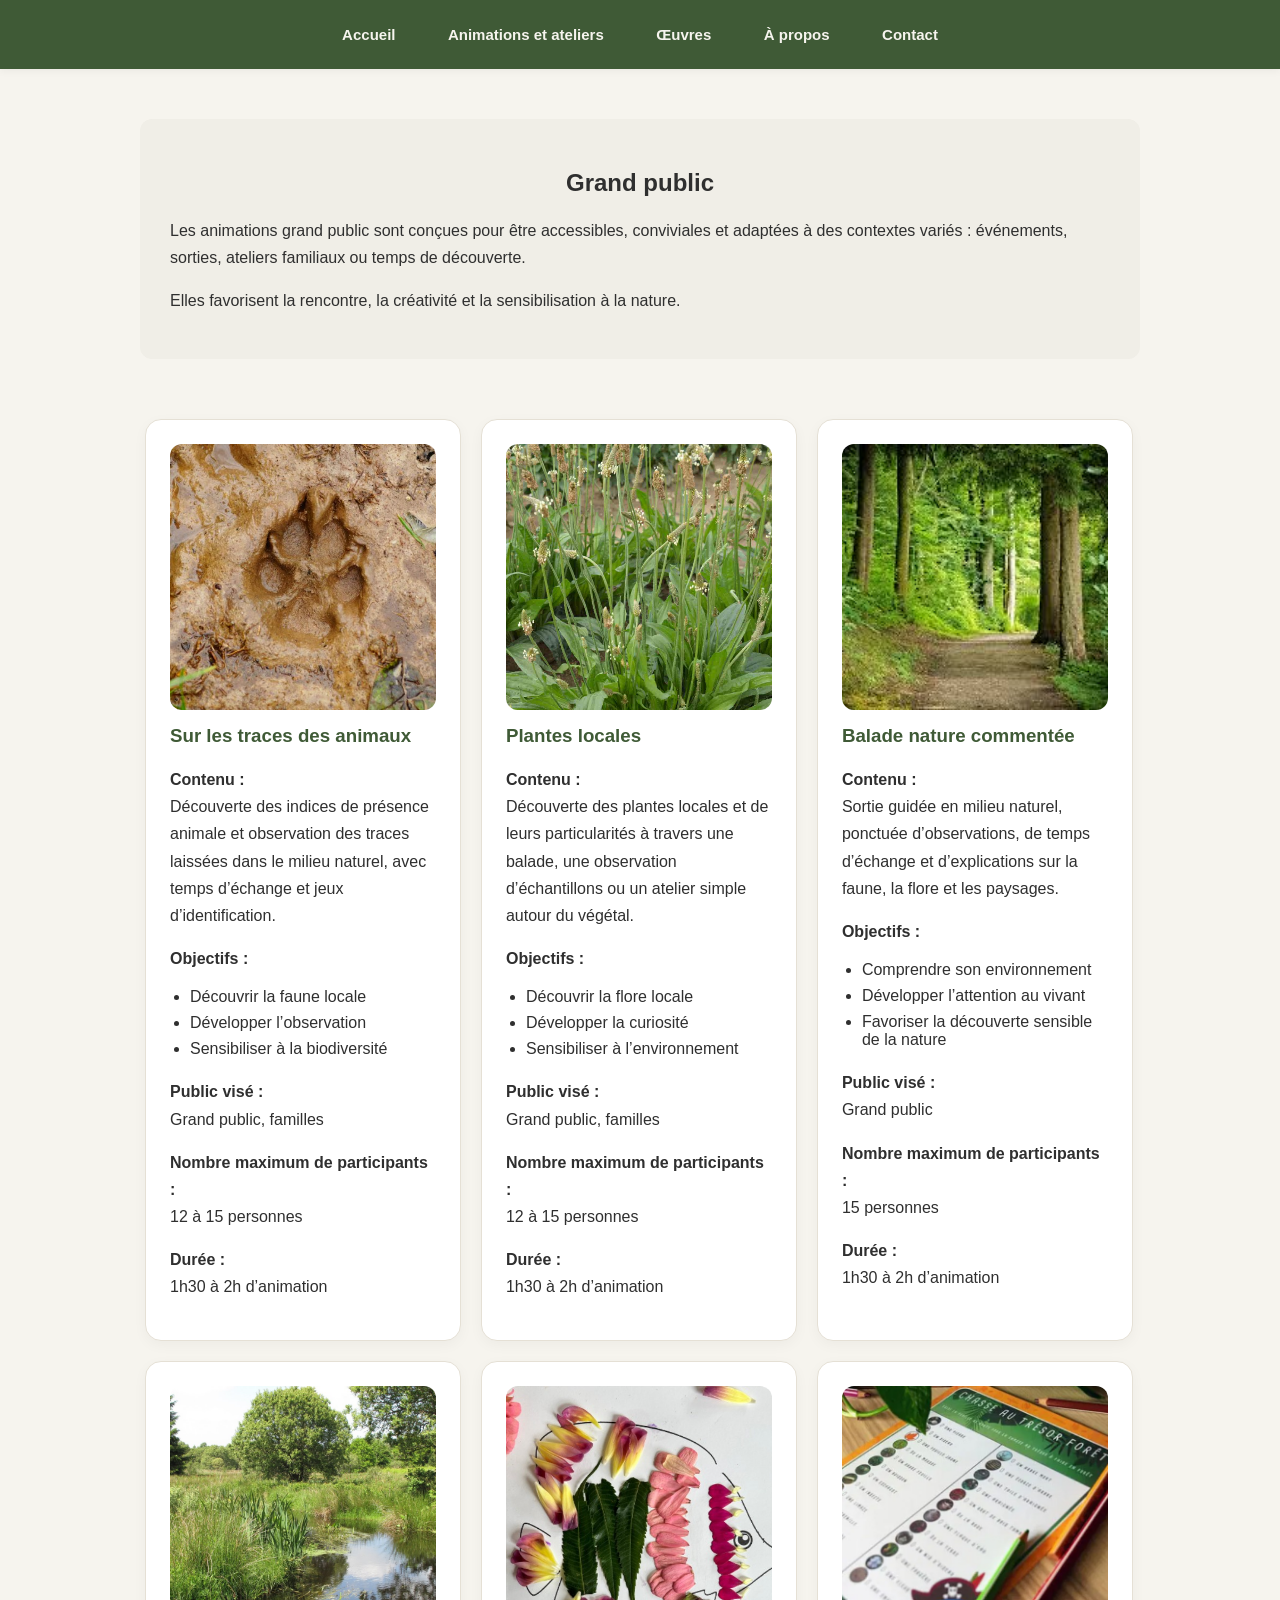
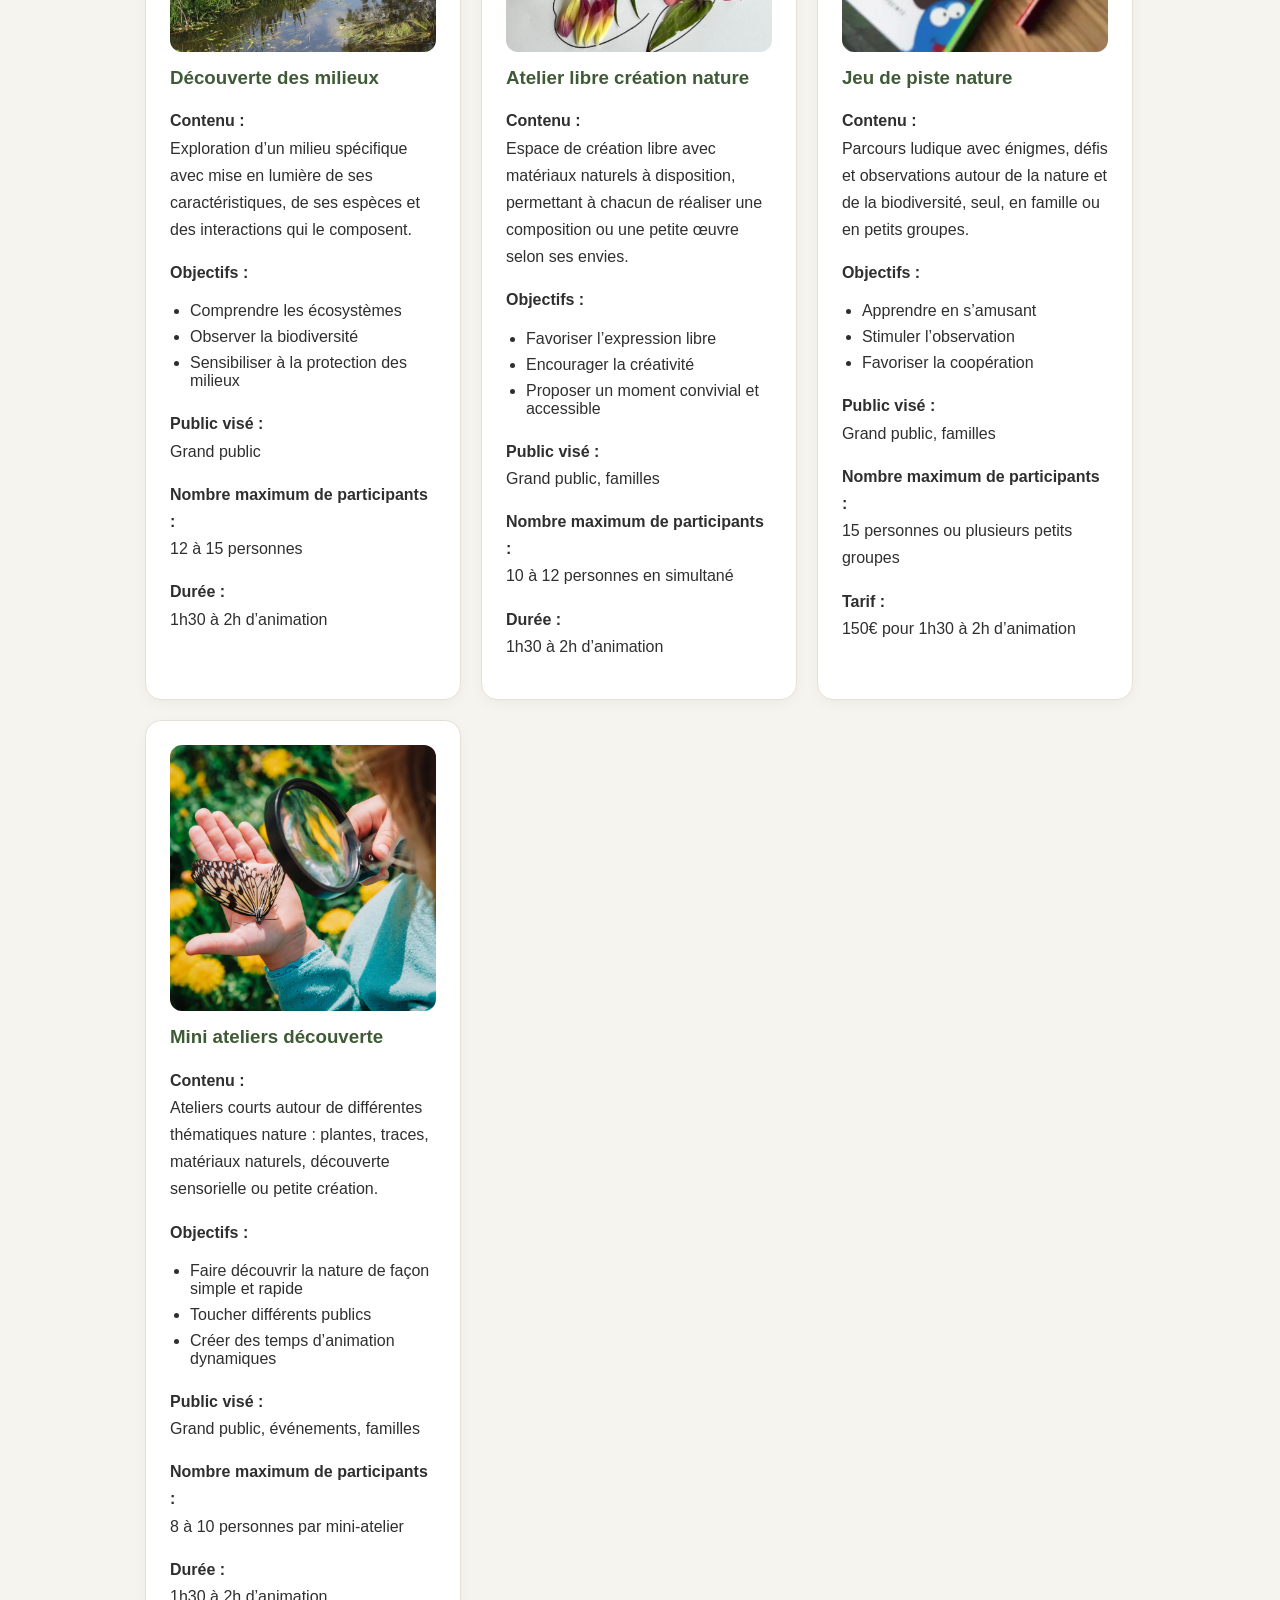
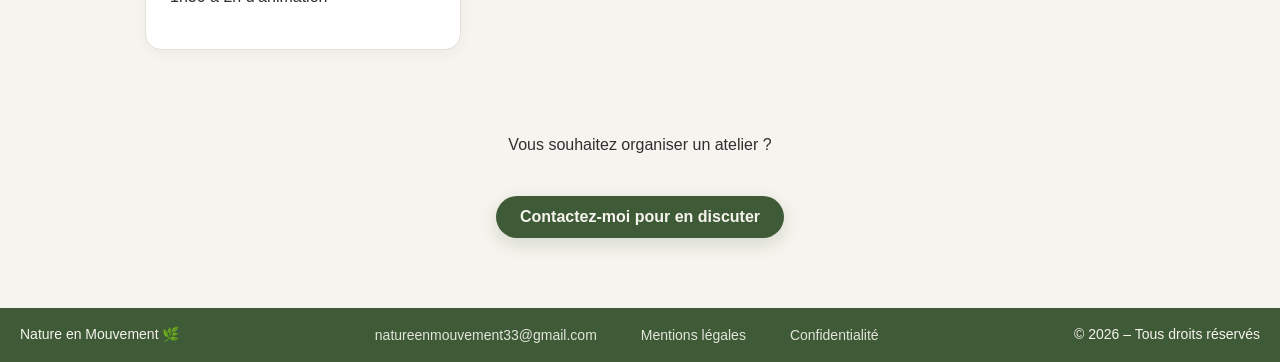
<file: grand-public.html>
<!DOCTYPE html>
<html lang="fr">
<head>
  <meta charset="UTF-8">
  <title>Grand public</title>
  <link rel="stylesheet" href="style.css">
  <link rel="icon" href="images/favicon.ico" type="image/x-icon">
</head>

<body>

<nav>
  <a href="index.html">Accueil</a>
  <a href="animations.html">Animations et ateliers</a>
  <a href="oeuvres.html">Œuvres</a>
  <a href="apropos.html">À propos</a>
  <a href="contact.html">Contact</a>
</nav>

<main>

  <section class="section-soft">
    <h1>Grand public</h1>
    <p>
      Les animations grand public sont conçues pour être accessibles, conviviales et adaptées
      à des contextes variés : événements, sorties, ateliers familiaux ou temps de découverte.
    </p>
    <p>
      Elles favorisent la rencontre, la créativité et la sensibilisation à la nature.
    </p>
  </section>

  <section class="cards cards-detail">

    <div class="card">
      <img src="images/sur-les-traces-des-animaux.jpg" alt="Sur les traces des animaux">
      <h3>Sur les traces des animaux</h3>

      <p><strong>Contenu :</strong><br>
      Découverte des indices de présence animale et observation des traces laissées
      dans le milieu naturel, avec temps d’échange et jeux d’identification.</p>

      <p><strong>Objectifs :</strong></p>
      <ul>
        <li>Découvrir la faune locale</li>
        <li>Développer l’observation</li>
        <li>Sensibiliser à la biodiversité</li>
      </ul>

      <p><strong>Public visé :</strong><br>
      Grand public, familles</p>

      <p><strong>Nombre maximum de participants :</strong><br>
      12 à 15 personnes</p>

      <p><strong>Durée :</strong><br>
      1h30 à 2h d’animation</p>
    </div>

    <div class="card">
      <img src="images/plantes-locales.jpg" alt="Plantes locales">
      <h3>Plantes locales</h3>

      <p><strong>Contenu :</strong><br>
      Découverte des plantes locales et de leurs particularités à travers une balade,
      une observation d’échantillons ou un atelier simple autour du végétal.</p>

      <p><strong>Objectifs :</strong></p>
      <ul>
        <li>Découvrir la flore locale</li>
        <li>Développer la curiosité</li>
        <li>Sensibiliser à l’environnement</li>
      </ul>

      <p><strong>Public visé :</strong><br>
      Grand public, familles</p>

      <p><strong>Nombre maximum de participants :</strong><br>
      12 à 15 personnes</p>

      <p><strong>Durée :</strong><br>
      1h30 à 2h d’animation</p>
    </div>

    <div class="card">
      <img src="images/balade-nature-commentee.jpg" alt="Balade nature commentée">
      <h3>Balade nature commentée</h3>

      <p><strong>Contenu :</strong><br>
      Sortie guidée en milieu naturel, ponctuée d’observations, de temps d’échange
      et d’explications sur la faune, la flore et les paysages.</p>

      <p><strong>Objectifs :</strong></p>
      <ul>
        <li>Comprendre son environnement</li>
        <li>Développer l’attention au vivant</li>
        <li>Favoriser la découverte sensible de la nature</li>
      </ul>

      <p><strong>Public visé :</strong><br>
      Grand public</p>

      <p><strong>Nombre maximum de participants :</strong><br>
      15 personnes</p>

      <p><strong>Durée :</strong><br>
      1h30 à 2h d’animation</p>
    </div>

    <div class="card">
      <img src="images/decouverte-des-milieux.jpg" alt="Découverte des milieux">
      <h3>Découverte des milieux</h3>

      <p><strong>Contenu :</strong><br>
      Exploration d’un milieu spécifique avec mise en lumière de ses caractéristiques,
      de ses espèces et des interactions qui le composent.</p>

      <p><strong>Objectifs :</strong></p>
      <ul>
        <li>Comprendre les écosystèmes</li>
        <li>Observer la biodiversité</li>
        <li>Sensibiliser à la protection des milieux</li>
      </ul>

      <p><strong>Public visé :</strong><br>
      Grand public</p>

      <p><strong>Nombre maximum de participants :</strong><br>
      12 à 15 personnes</p>

      <p><strong>Durée :</strong><br>
      1h30 à 2h d’animation</p>
    </div>

    <div class="card">
      <img src="images/atelier-libre-creation-nature.jpg" alt="Atelier libre création nature">
      <h3>Atelier libre création nature</h3>

      <p><strong>Contenu :</strong><br>
      Espace de création libre avec matériaux naturels à disposition,
      permettant à chacun de réaliser une composition ou une petite œuvre selon ses envies.</p>

      <p><strong>Objectifs :</strong></p>
      <ul>
        <li>Favoriser l’expression libre</li>
        <li>Encourager la créativité</li>
        <li>Proposer un moment convivial et accessible</li>
      </ul>

      <p><strong>Public visé :</strong><br>
      Grand public, familles</p>

      <p><strong>Nombre maximum de participants :</strong><br>
      10 à 12 personnes en simultané</p>

      <p><strong>Durée :</strong><br>
      1h30 à 2h d’animation</p>
    </div>

    <div class="card">
      <img src="images/jeu-de-piste-nature.jpg" alt="Jeu de piste nature">
      <h3>Jeu de piste nature</h3>

      <p><strong>Contenu :</strong><br>
      Parcours ludique avec énigmes, défis et observations autour de la nature et de la biodiversité,
      seul, en famille ou en petits groupes.</p>

      <p><strong>Objectifs :</strong></p>
      <ul>
        <li>Apprendre en s’amusant</li>
        <li>Stimuler l’observation</li>
        <li>Favoriser la coopération</li>
      </ul>

      <p><strong>Public visé :</strong><br>
      Grand public, familles</p>

      <p><strong>Nombre maximum de participants :</strong><br>
      15 personnes ou plusieurs petits groupes</p>

      <p><strong>Tarif :</strong><br>
      150€ pour 1h30 à 2h d’animation</p>
    </div>

    <div class="card">
      <img src="images/mini-ateliers-decouverte.jpg" alt="Mini ateliers découverte">
      <h3>Mini ateliers découverte</h3>

      <p><strong>Contenu :</strong><br>
      Ateliers courts autour de différentes thématiques nature :
      plantes, traces, matériaux naturels, découverte sensorielle ou petite création.</p>

      <p><strong>Objectifs :</strong></p>
      <ul>
        <li>Faire découvrir la nature de façon simple et rapide</li>
        <li>Toucher différents publics</li>
        <li>Créer des temps d’animation dynamiques</li>
      </ul>

      <p><strong>Public visé :</strong><br>
      Grand public, événements, familles</p>

      <p><strong>Nombre maximum de participants :</strong><br>
      8 à 10 personnes par mini-atelier</p>

      <p><strong>Durée :</strong><br>
      1h30 à 2h d’animation</p>
    </div>

  </section>

  <section class="cta">
    <p>Vous souhaitez organiser un atelier ?</p>
    <a href="contact.html" class="btn btn-cta">Contactez-moi pour en discuter</a>
  </section>

</main>

<footer>
  <p>Nature en Mouvement 🌿</p>
  <div class="footer-links">
    <a href="mailto:natureenmouvement33@gmail.com">natureenmouvement33@gmail.com</a>
    <a href="mentions.html">Mentions légales</a>
    <a href="confidentialite.html">Confidentialité</a>
  </div>
  <p>© 2026 – Tous droits réservés</p>
</footer>

</body>
</html>
</file>
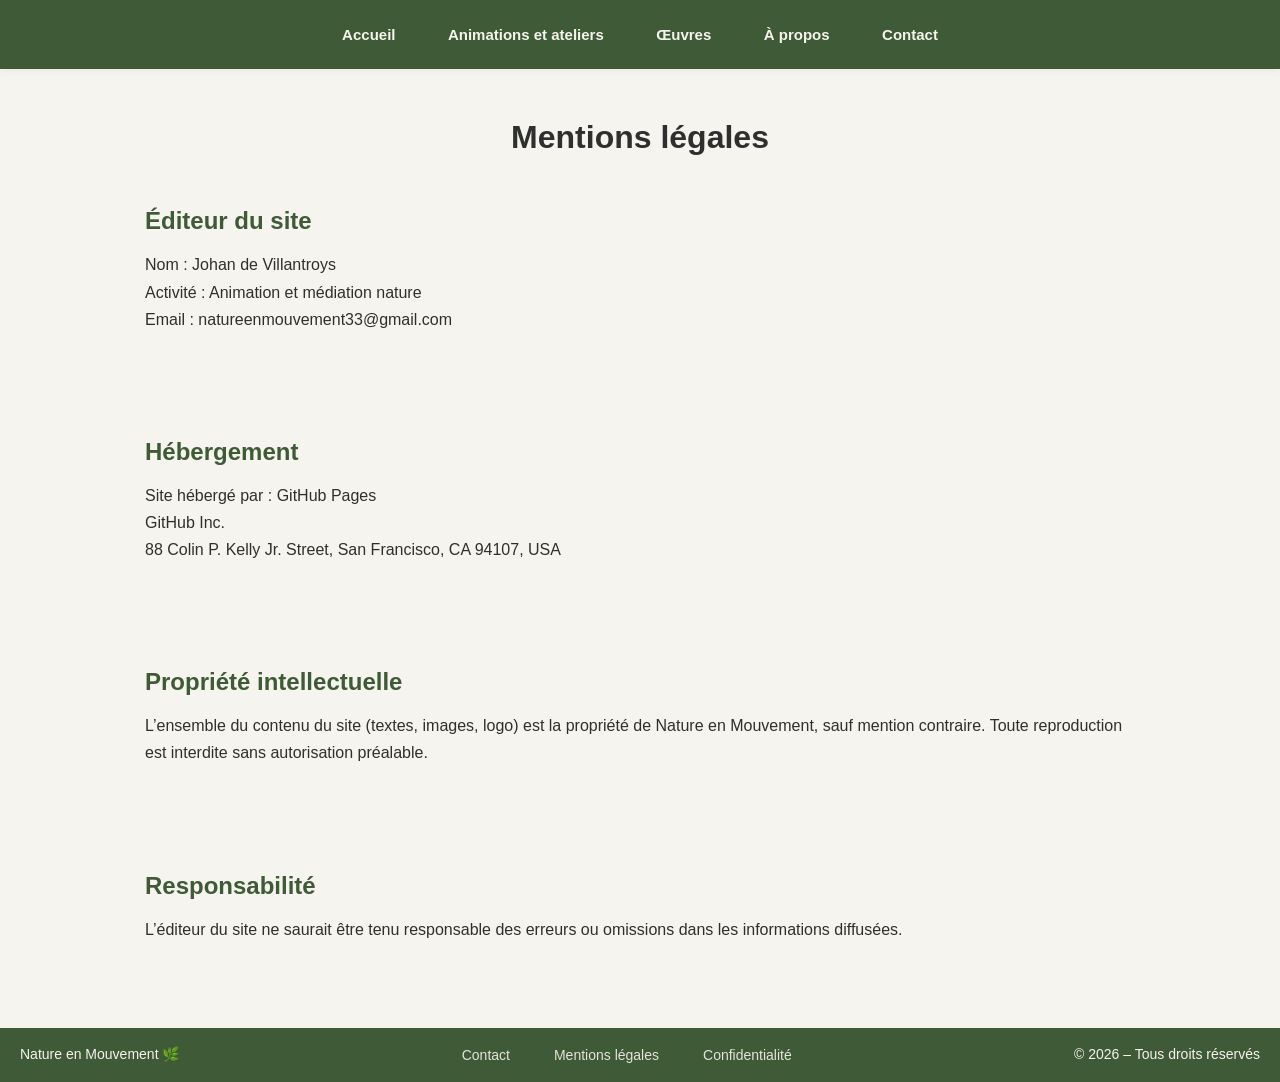
<file: mentions.html>
<!DOCTYPE html>
<html lang="fr">
<head>
  <meta charset="UTF-8">
  <title>Mentions légales</title>
  <link rel="stylesheet" href="style.css">
  <link rel="icon" href="images/favicon.ico" type="image/x-icon">
</head>

<body>

<nav>
  <a href="index.html">Accueil</a>
  <a href="animations.html">Animations et ateliers</a>
  <a href="oeuvres.html">Œuvres</a>
  <a href="apropos.html">À propos</a>
  <a href="contact.html">Contact</a>
</nav>

<main>

<h1>Mentions légales</h1>

<section>
  <h2>Éditeur du site</h2>
  <p>
    Nom : Johan de Villantroys<br>
    Activité : Animation et médiation nature<br>
    Email : natureenmouvement33@gmail.com
  </p>
</section>

<section>
  <h2>Hébergement</h2>
  <p>
    Site hébergé par : GitHub Pages<br>
    GitHub Inc.<br>
    88 Colin P. Kelly Jr. Street, San Francisco, CA 94107, USA
  </p>
</section>

<section>
  <h2>Propriété intellectuelle</h2>
  <p>
    L’ensemble du contenu du site (textes, images, logo) est la propriété de Nature en Mouvement,
    sauf mention contraire. Toute reproduction est interdite sans autorisation préalable.
  </p>
</section>

<section>
  <h2>Responsabilité</h2>
  <p>
    L’éditeur du site ne saurait être tenu responsable des erreurs ou omissions dans les informations diffusées.
  </p>
</section>

</main>

<footer>
  <p>Nature en Mouvement 🌿</p>

  <div class="footer-links">
    <a href="contact.html">Contact</a>
    <a href="mentions.html">Mentions légales</a>
    <a href="confidentialite.html">Confidentialité</a>
  </div>

  <p>© 2026 – Tous droits réservés</p>
</footer>

</body>
</html>
</file>
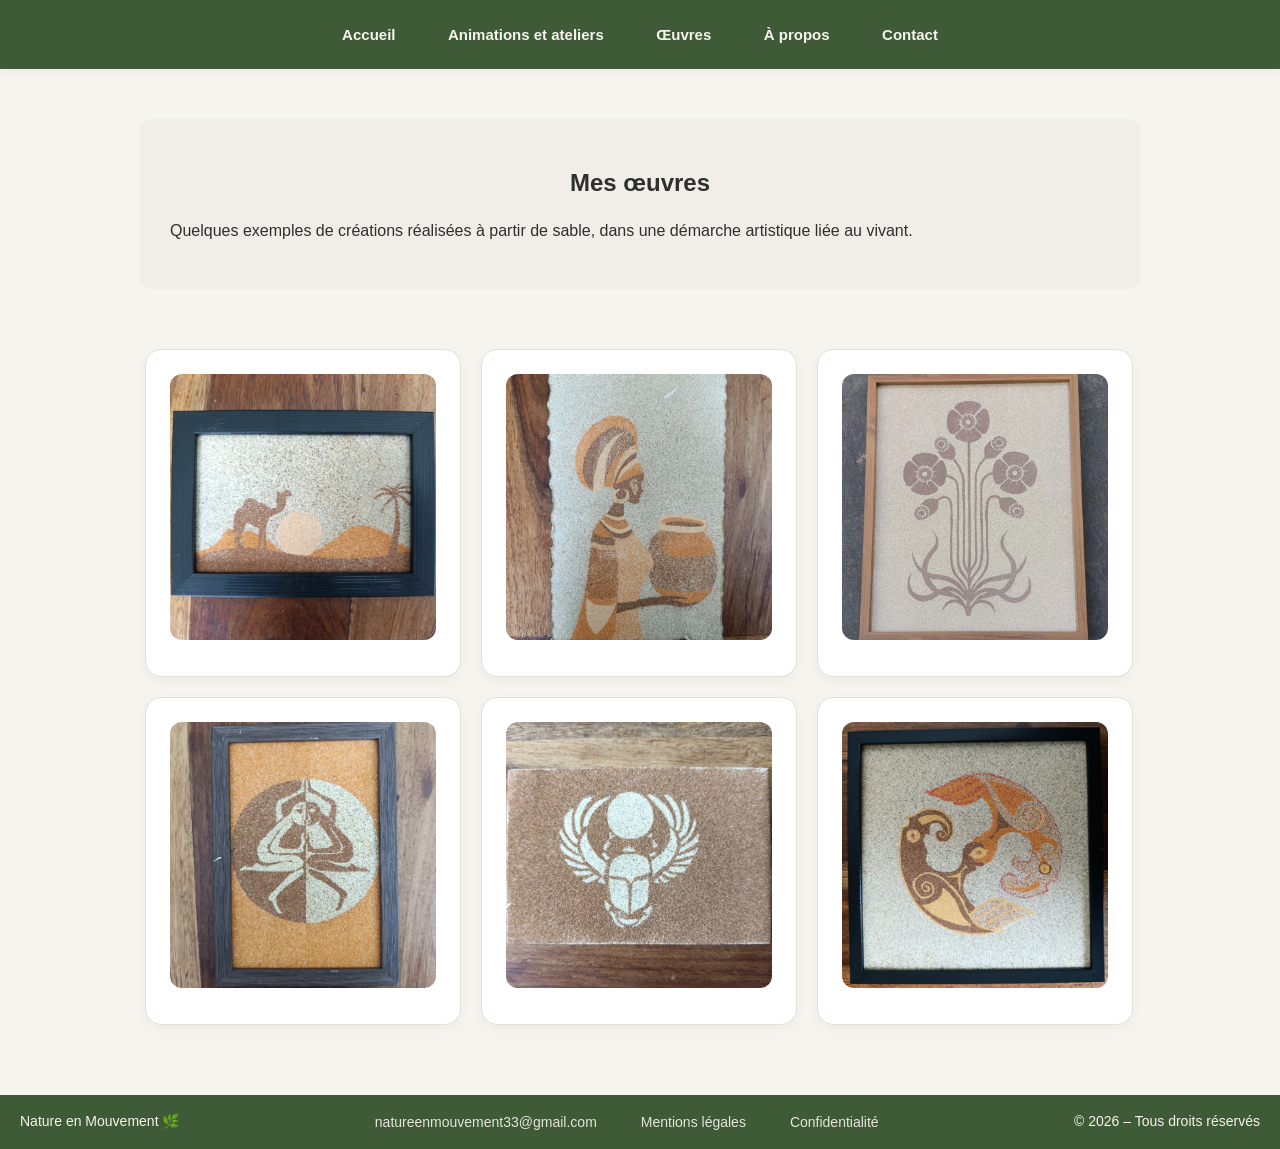
<file: oeuvres.html>
<!DOCTYPE html>
<html lang="fr">
<head>
  <meta charset="UTF-8">
  <title>Mes œuvres</title>
  <link rel="stylesheet" href="style.css">
  <link rel="icon" href="images/favicon.ico" type="image/x-icon">
</head>

<body>

<nav>
  <a href="index.html">Accueil</a>
  <a href="animations.html">Animations et ateliers</a>
  <a href="oeuvres.html">Œuvres</a>
  <a href="apropos.html">À propos</a>
  <a href="contact.html">Contact</a>
</nav>

<main>

  <section class="section-soft">
    <h1>Mes œuvres</h1>
    <p>
      Quelques exemples de créations réalisées à partir de sable,
      dans une démarche artistique liée au vivant.
    </p>
  </section>

  <section class="cards cards-oeuvres">

    <div class="card oeuvre">
      <img src="images/oeuvre1.1.jpg" alt="Œuvre 1">
    </div>

    <div class="card oeuvre">
      <img src="images/oeuvre2.2.jpg" alt="Œuvre 2">
    </div>

    <div class="card oeuvre">
      <img src="images/oeuvre3.3.jpg" alt="Œuvre 3">
    </div>

    <div class="card oeuvre">
      <img src="images/oeuvre4.4.jpg" alt="Œuvre 4">
    </div>

    <div class="card oeuvre">
      <img src="images/oeuvre5.5.jpg" alt="Œuvre 5">
    </div>

    <div class="card oeuvre">
      <img src="images/oeuvre6.6.jpg" alt="Œuvre 6">
    </div>

  </section>

</main>

<footer>
  <p>Nature en Mouvement 🌿</p>

  <div class="footer-links">
    <a href="mailto:natureenmouvement33@gmail.com">natureenmouvement33@gmail.com</a>
    <a href="mentions.html">Mentions légales</a>
    <a href="confidentialite.html">Confidentialité</a>
  </div>

  <p>© 2026 – Tous droits réservés</p>
</footer>

</body>
</html>
</file>
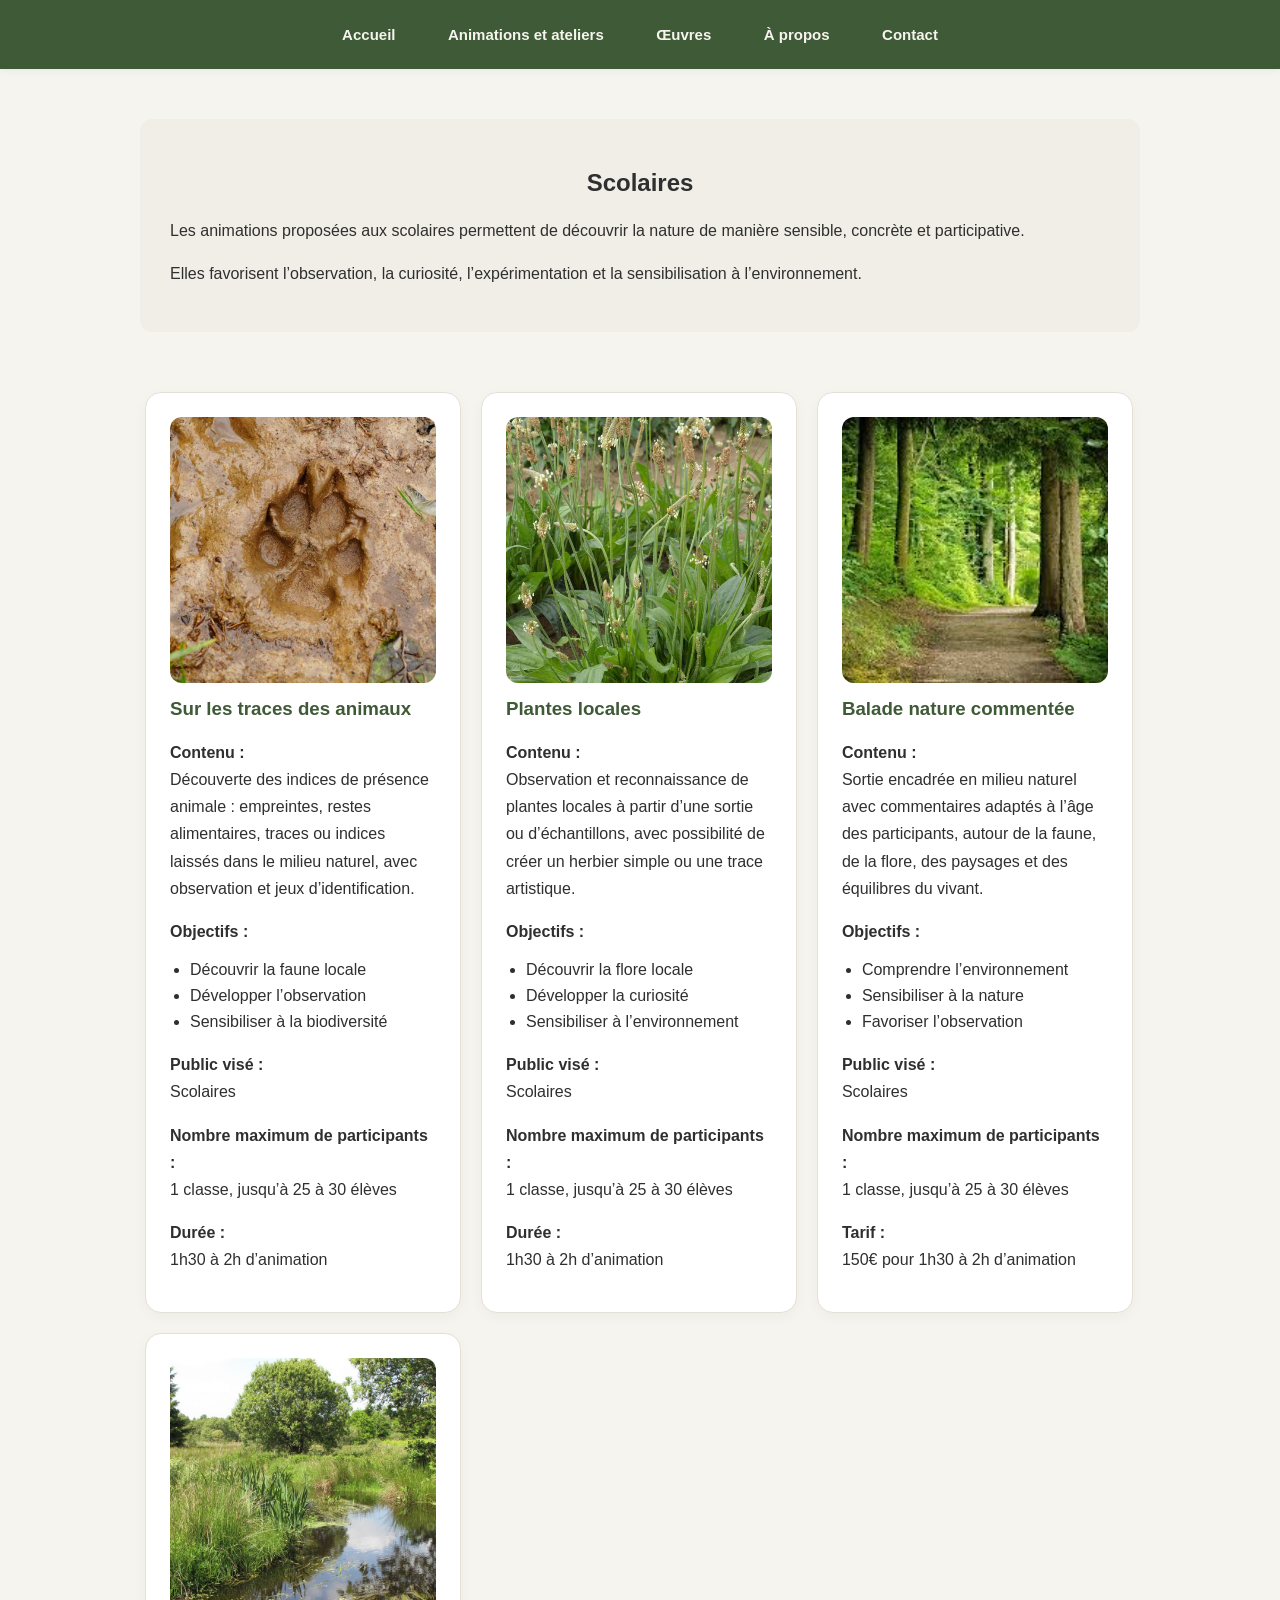
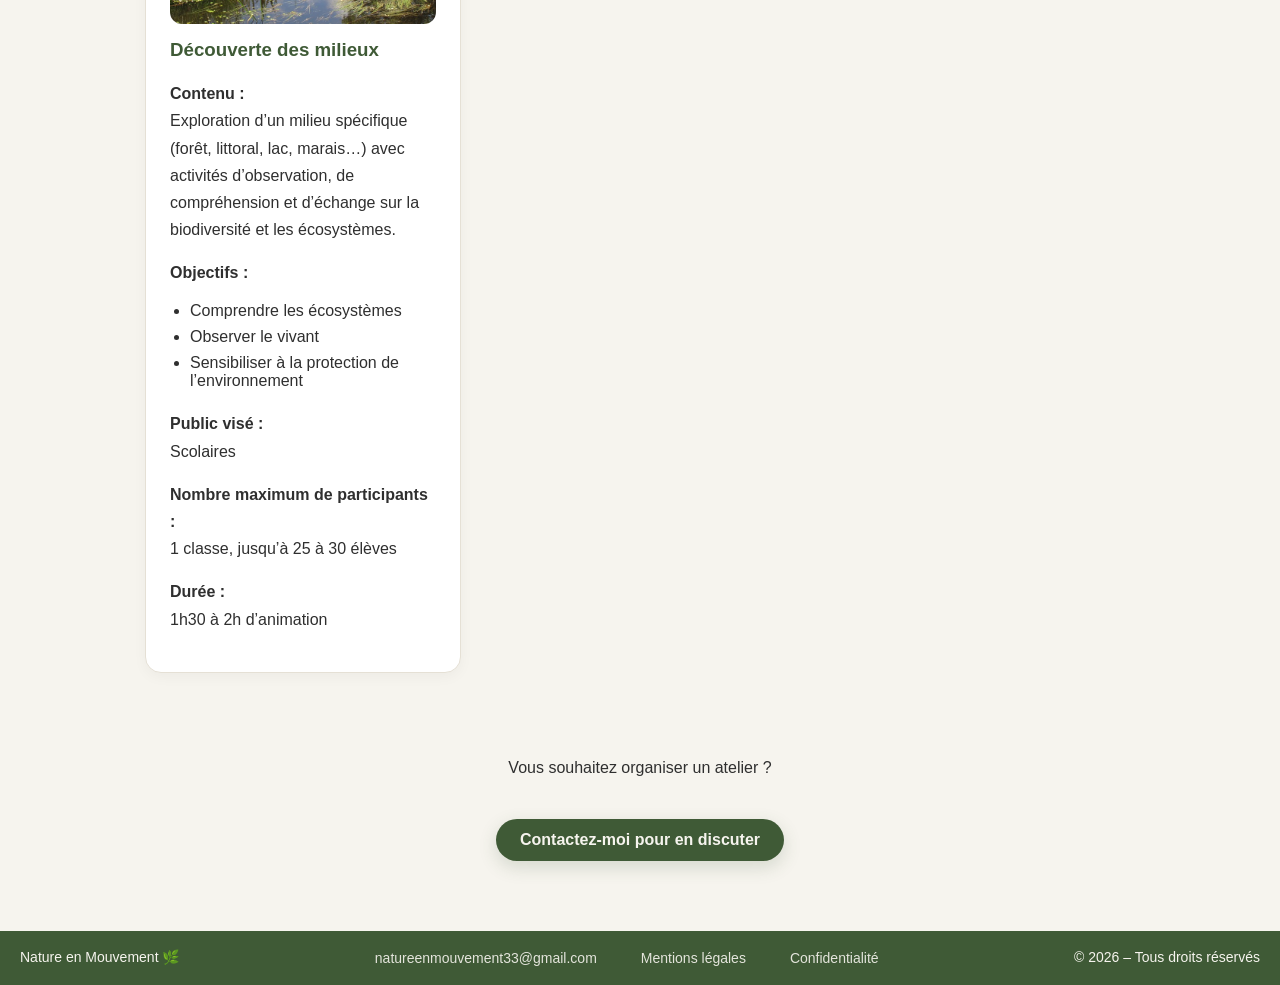
<file: scolaires.html>
<!DOCTYPE html>
<html lang="fr">
<head>
  <meta charset="UTF-8">
  <title>Scolaires</title>
  <link rel="stylesheet" href="style.css">
  <link rel="icon" href="images/favicon.ico" type="image/x-icon">
</head>

<body>

<nav>
  <a href="index.html">Accueil</a>
  <a href="animations.html">Animations et ateliers</a>
  <a href="oeuvres.html">Œuvres</a>
  <a href="apropos.html">À propos</a>
  <a href="contact.html">Contact</a>
</nav>

<main>

  <section class="section-soft">
    <h1>Scolaires</h1>
    <p>
      Les animations proposées aux scolaires permettent de découvrir la nature de manière sensible,
      concrète et participative.
    </p>
    <p>
      Elles favorisent l’observation, la curiosité, l’expérimentation et la sensibilisation à l’environnement.
    </p>
  </section>

  <section class="cards cards-detail">

    <div class="card">
      <img src="images/sur-les-traces-des-animaux.jpg" alt="Sur les traces des animaux">
      <h3>Sur les traces des animaux</h3>

      <p><strong>Contenu :</strong><br>
      Découverte des indices de présence animale : empreintes, restes alimentaires,
      traces ou indices laissés dans le milieu naturel, avec observation et jeux d’identification.</p>

      <p><strong>Objectifs :</strong></p>
      <ul>
        <li>Découvrir la faune locale</li>
        <li>Développer l’observation</li>
        <li>Sensibiliser à la biodiversité</li>
      </ul>

      <p><strong>Public visé :</strong><br>
      Scolaires</p>

      <p><strong>Nombre maximum de participants :</strong><br>
      1 classe, jusqu’à 25 à 30 élèves</p>

      <p><strong>Durée :</strong><br>
      1h30 à 2h d’animation</p>
    </div>

    <div class="card">
      <img src="images/plantes-locales.jpg" alt="Plantes locales">
      <h3>Plantes locales</h3>

      <p><strong>Contenu :</strong><br>
      Observation et reconnaissance de plantes locales à partir d’une sortie ou d’échantillons,
      avec possibilité de créer un herbier simple ou une trace artistique.</p>

      <p><strong>Objectifs :</strong></p>
      <ul>
        <li>Découvrir la flore locale</li>
        <li>Développer la curiosité</li>
        <li>Sensibiliser à l’environnement</li>
      </ul>

      <p><strong>Public visé :</strong><br>
      Scolaires</p>

      <p><strong>Nombre maximum de participants :</strong><br>
      1 classe, jusqu’à 25 à 30 élèves</p>

      <p><strong>Durée :</strong><br>
      1h30 à 2h d’animation</p>
    </div>

    <div class="card">
      <img src="images/balade-nature-commentee.jpg" alt="Balade nature commentée">
      <h3>Balade nature commentée</h3>

      <p><strong>Contenu :</strong><br>
      Sortie encadrée en milieu naturel avec commentaires adaptés à l’âge des participants,
      autour de la faune, de la flore, des paysages et des équilibres du vivant.</p>

      <p><strong>Objectifs :</strong></p>
      <ul>
        <li>Comprendre l’environnement</li>
        <li>Sensibiliser à la nature</li>
        <li>Favoriser l’observation</li>
      </ul>

      <p><strong>Public visé :</strong><br>
      Scolaires</p>

      <p><strong>Nombre maximum de participants :</strong><br>
      1 classe, jusqu’à 25 à 30 élèves</p>

      <p><strong>Tarif :</strong><br>
      150€ pour 1h30 à 2h d’animation</p>
    </div>

    <div class="card">
      <img src="images/decouverte-des-milieux.jpg" alt="Découverte des milieux">
      <h3>Découverte des milieux</h3>

      <p><strong>Contenu :</strong><br>
      Exploration d’un milieu spécifique (forêt, littoral, lac, marais…) avec activités d’observation,
      de compréhension et d’échange sur la biodiversité et les écosystèmes.</p>

      <p><strong>Objectifs :</strong></p>
      <ul>
        <li>Comprendre les écosystèmes</li>
        <li>Observer le vivant</li>
        <li>Sensibiliser à la protection de l’environnement</li>
      </ul>

      <p><strong>Public visé :</strong><br>
      Scolaires</p>

      <p><strong>Nombre maximum de participants :</strong><br>
      1 classe, jusqu’à 25 à 30 élèves</p>

      <p><strong>Durée :</strong><br>
      1h30 à 2h d’animation</p>
    </div>

  </section>

  <section class="cta">
    <p>Vous souhaitez organiser un atelier ?</p>
    <a href="contact.html" class="btn btn-cta">Contactez-moi pour en discuter</a>
  </section>

</main>

<footer>
  <p>Nature en Mouvement 🌿</p>
  <div class="footer-links">
    <a href="mailto:natureenmouvement33@gmail.com">natureenmouvement33@gmail.com</a>
    <a href="mentions.html">Mentions légales</a>
    <a href="confidentialite.html">Confidentialité</a>
  </div>
  <p>© 2026 – Tous droits réservés</p>
</footer>

</body>
</html>
</file>
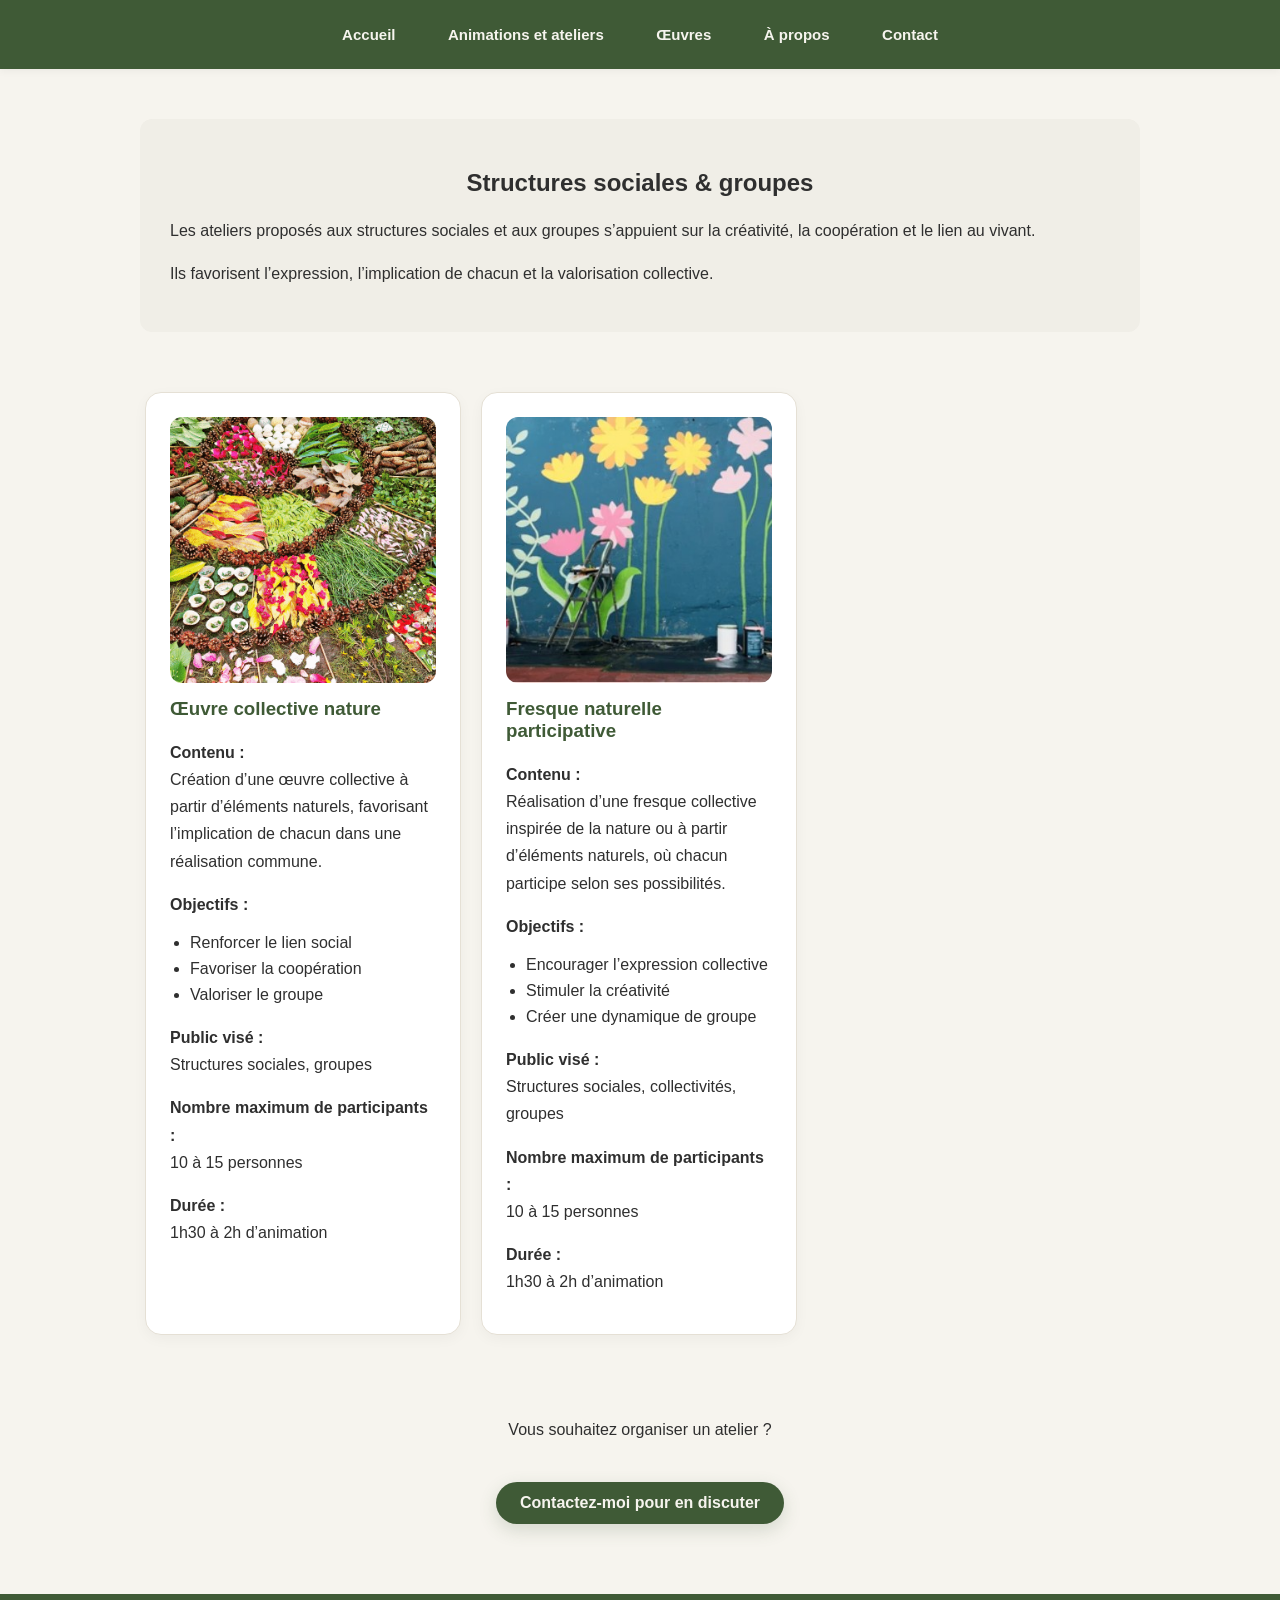
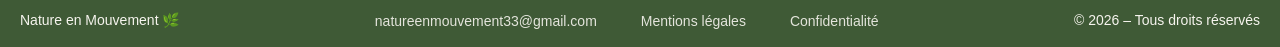
<file: structures-sociales-groupes.html>
<!DOCTYPE html>
<html lang="fr">
<head>
  <meta charset="UTF-8">
  <title>Structures sociales & groupes</title>
  <link rel="stylesheet" href="style.css">
  <link rel="icon" href="images/favicon.ico" type="image/x-icon">
</head>

<body>

<nav>
  <a href="index.html">Accueil</a>
  <a href="animations.html">Animations et ateliers</a>
  <a href="oeuvres.html">Œuvres</a>
  <a href="apropos.html">À propos</a>
  <a href="contact.html">Contact</a>
</nav>

<main>

  <section class="section-soft">
    <h1>Structures sociales & groupes</h1>
    <p>
      Les ateliers proposés aux structures sociales et aux groupes s’appuient sur la créativité,
      la coopération et le lien au vivant.
    </p>
    <p>
      Ils favorisent l’expression, l’implication de chacun et la valorisation collective.
    </p>
  </section>

  <section class="cards cards-detail">

    <div class="card">
      <img src="images/oeuvre-collective-nature.jpg" alt="Œuvre collective nature">
      <h3>Œuvre collective nature</h3>

      <p><strong>Contenu :</strong><br>
      Création d’une œuvre collective à partir d’éléments naturels,
      favorisant l’implication de chacun dans une réalisation commune.</p>

      <p><strong>Objectifs :</strong></p>
      <ul>
        <li>Renforcer le lien social</li>
        <li>Favoriser la coopération</li>
        <li>Valoriser le groupe</li>
      </ul>

      <p><strong>Public visé :</strong><br>
      Structures sociales, groupes</p>

      <p><strong>Nombre maximum de participants :</strong><br>
      10 à 15 personnes</p>

      <p><strong>Durée :</strong><br>
      1h30 à 2h d’animation</p>
    </div>

    <div class="card">
      <img src="images/fresque-naturelle-participative.jpg" alt="Fresque naturelle participative">
      <h3>Fresque naturelle participative</h3>

      <p><strong>Contenu :</strong><br>
      Réalisation d’une fresque collective inspirée de la nature ou à partir d’éléments naturels,
      où chacun participe selon ses possibilités.</p>

      <p><strong>Objectifs :</strong></p>
      <ul>
        <li>Encourager l’expression collective</li>
        <li>Stimuler la créativité</li>
        <li>Créer une dynamique de groupe</li>
      </ul>

      <p><strong>Public visé :</strong><br>
      Structures sociales, collectivités, groupes</p>

      <p><strong>Nombre maximum de participants :</strong><br>
      10 à 15 personnes</p>

      <p><strong>Durée :</strong><br>
      1h30 à 2h d’animation</p>
    </div>

  </section>

  <section class="cta">
    <p>Vous souhaitez organiser un atelier ?</p>
    <a href="contact.html" class="btn btn-cta">Contactez-moi pour en discuter</a>
  </section>

</main>

<footer>
  <p>Nature en Mouvement 🌿</p>
  <div class="footer-links">
    <a href="mailto:natureenmouvement33@gmail.com">natureenmouvement33@gmail.com</a>
    <a href="mentions.html">Mentions légales</a>
    <a href="confidentialite.html">Confidentialité</a>
  </div>
  <p>© 2026 – Tous droits réservés</p>
</footer>

</body>
</html>
</file>
<file: style.css>
body {
  font-family: Arial, sans-serif;
  margin: 0;
  background: #f6f4ee;
  color: #2f2f2f;
}

nav {
  background: #3f5a36;
  padding: 18px;
  text-align: center;
  position: sticky;
  top: 0;
  z-index: 1000;
  box-shadow: 0 2px 8px rgba(0,0,0,0.05);
}

nav a {
  color: #f6f4ee;
  margin: 0 10px;
  text-decoration: none;
  font-weight: 600;
  font-size: 15px;
  transition: color 0.2s ease, background-color 0.25s ease, transform 0.25s ease;
  display: inline-block;
  padding: 8px 14px;
  border-radius: 999px;
}

nav a:hover {
  color: #ffffff;
  background: rgba(246, 244, 238, 0.15);
  transform: translateY(-2px);
}

nav a.active {
  background: rgba(246, 244, 238, 0.18);
  padding: 8px 14px;
  border-radius: 999px;
}

header {
  background: linear-gradient(rgba(63, 90, 54, 0.28), rgba(63, 90, 54, 0.28)),
              url('images/lac.jpg');
  background-size: cover;
  background-position: center;
  color: white;
  text-align: center;
  padding: 120px 20px;
}

header h1 {
  font-size: 46px;
  margin-bottom: 12px;
  font-weight: 600;
}

header p {
  font-size: 18px;
  max-width: 700px;
  margin: 0 auto;
}

.btn {
  display: inline-block;
  margin-top: 28px;
  padding: 12px 24px;
  background: #f6f4ee;
  color: #3f5a36;
  text-decoration: none;
  border-radius: 999px;
  font-weight: bold;
  white-space: nowrap;

  transition: all 0.25s ease;
}

.btn:hover {
  background: #ebe7dc;
  transform: translateY(-2px);
  box-shadow: 0 6px 18px rgba(0,0,0,0.1);
}

.btn:active {
  transform: translateY(0);
  box-shadow: 0 2px 6px rgba(0,0,0,0.08);
}

main {
  max-width: 1000px;
  margin: 50px auto;
  padding: 0 20px;
}

section {
  margin-bottom: 50px;
  padding: 10px 5px;
}

.section-soft {
  background: #f0eee7;
  padding: 30px;
  border-radius: 12px;
}

h1, h2, h3 {
  font-weight: 600;
}

h1 {
  text-align: center;
}

h2 {
  color: #3f5a36;
  margin-bottom: 12px;
}

h3 {
  color: #3f5a36;
  margin-top: 25px;
}

p {
  line-height: 1.7;
  margin-bottom: 15px;
}

ul {
  padding-left: 20px;
  margin-bottom: 20px;
}

li {
  margin-bottom: 8px;
}

.cards {
  display: flex;
  gap: 20px;
  margin-top: 30px;
  flex-wrap: wrap;
}

.card {
  flex: 1 1 calc(33.33% - 14px);
  max-width: calc(33.33% - 14px);
  background: white;
  padding: 24px;
  border-radius: 16px;
  border: 1px solid #e5e0d5;
  box-shadow: 0 4px 14px rgba(0, 0, 0, 0.04);
  box-sizing: border-box;
  position: relative;
  transition: transform 0.25s ease, box-shadow 0.25s ease;
}

.card:hover {
  transform: translateY(-6px);
  box-shadow: 0 12px 30px rgba(0,0,0,0.08);
}

.card h3 {
  margin-top: 0;
}

.card img {
  width: 100%;
  aspect-ratio: 1 / 1;
  object-fit: cover;
  border-radius: 12px;
  margin-bottom: 15px;
  transition: transform 0.3s ease;
}

.card:hover img {
  transform: scale(1.05);
}

.cards-animations .card img {
  width: 80%;
  margin: 0 auto 20px auto;
  display: block;
}

.cards-publics .card {
  flex: 1 1 calc(50% - 10px);
  max-width: calc(50% - 10px);
}

.contact {
  text-align: center;
  margin-top: 60px;
}

.contact-box {
  margin-top: 30px;
  background: white;
  padding: 30px;
  border-radius: 16px;
  border: 1px solid #e5e0d5;
  box-shadow: 0 4px 14px rgba(0, 0, 0, 0.04);
  display: inline-block;
}

.contact-box a {
  color: #3f5a36;
  text-decoration: none;
  font-weight: bold;
}

.contact-box a:hover {
  text-decoration: underline;
}

.intro {
  background: #f0eee7;
  padding: 30px;
  border-radius: 12px;
  text-align: center;
}

.intro-profil {
  text-align: center;
  margin-bottom: 40px;
}

.intro-profil img {
  width: 240px;
  aspect-ratio: 4 / 5;
  object-fit: cover;
  border-radius: 16px;
  margin-bottom: 15px;
  display: block;
  margin-left: auto;
  margin-right: auto;
  box-shadow: 0 8px 20px rgba(0,0,0,0.08);
}

.cta {
  text-align: center;
  margin-top: 25px;
  padding-top: 5px;
}

.cta .btn {
  background: #3f5a36;
  color: #f6f4ee;
  box-shadow: 0 6px 18px rgba(63, 90, 54, 0.18);
}

.cta .btn:hover {
  background: #4b6941;
  color: #ffffff;
  transform: translateY(-2px);
  box-shadow: 0 10px 24px rgba(63, 90, 54, 0.24);
}

footer {
  background: #3f5a36;
  color: #f6f4ee;
  padding: 15px 20px;
  margin-top: 60px;
  display: flex;
  justify-content: space-between;
  align-items: center;
  flex-wrap: wrap;
}

footer p {
  margin: 0;
  font-size: 14px;
}

.footer-links {
  display: flex;
  gap: 20px;
  align-items: center;
}

.footer-links a {
  color: #f6f4ee;
  margin: 0 12px;
  text-decoration: none;
  font-size: 14px;
  opacity: 0.9;
  transition: opacity 0.2s ease;
}

.footer-links a:hover {
  text-decoration: underline;
  opacity: 1;
  color: #ffffff;
}

footer a {
  text-decoration: none;
}

@media (max-width: 700px) {
  header {
    padding: 90px 20px;
  }

  header h1 {
    font-size: 34px;
  }

  nav a {
    display: inline-block;
    margin: 8px 10px;
  }

  .card,
  .cards-publics .card {
    flex: 1 1 100%;
    max-width: 100%;
  }

  footer {
    flex-direction: column;
    text-align: center;
    gap: 10px;
  }
}

.profil-nom {
  font-size: 13px;
  color: #9aa59a;
  margin-top: 8px;
  font-style: italic;
}

.cards-animations-list .card {
  flex: 1 1 calc(33.33% - 14px);
  max-width: calc(33.33% - 14px);
}

.cards-animations-list .card img {
  width: 100%;
  aspect-ratio: 1 / 1;
  object-fit: cover;
  border-radius: 12px;
  margin-bottom: 15px;
  display: block;
}

.card-link {
  text-decoration: none;
  color: inherit;
}

.card-link:hover h3 {
  color: #2f4729;
}

.public {
  color: #6f7868;
  font-size: 14px;
  margin-top: 5px;
}

@media (max-width: 700px) {
  .cards-animations-list .card {
    flex: 1 1 100%;
    max-width: 100%;
  }
}

@media (max-width: 700px) {
  .cards-public-categories .card {
    flex: 1 1 calc(50% - 10px);
    max-width: calc(50% - 10px);
  }
}

.cards-public-categories .card {
  flex: 1 1 calc(25% - 15px);
  max-width: calc(25% - 15px);
  text-decoration: none;
  color: inherit;
}

.cards-public-categories .card img {
  width: 100%;
  aspect-ratio: 1 / 1;
  object-fit: cover;
  border-radius: 12px;
  margin-bottom: 12px;
  display: block;
}

.card-link {
  text-decoration: none;
  color: inherit;
}

.card-link:hover h3 {
  color: #2f4729;
}

.btn-cta {
  background: #3f5a36;
  color: #f6f4ee;
  box-shadow: 0 6px 18px rgba(63, 90, 54, 0.18);
}

.btn-cta:hover {
  background: #4b6941;
  color: #ffffff;
  transform: translateY(-2px);
  box-shadow: 0 10px 24px rgba(63, 90, 54, 0.24);
}

.cta {
  text-align: center;
  margin-top: 30px;
  margin-bottom: 20px;
}

.cta p {
  margin-bottom: 10px;
}

@media (max-width: 700px) {
  .cards-public-categories .card {
    flex: 1 1 100%;
    max-width: 100%;
  }
}

.cards-detail .card {
  flex: 1 1 calc(33.33% - 14px);
  max-width: calc(33.33% - 14px);
}

.cards-detail .card img {
  width: 100%;
  aspect-ratio: 1 / 1;
  object-fit: cover;
  border-radius: 12px;
  margin-bottom: 15px;
  display: block;
}

@media (max-width: 700px) {
  .cards-detail .card {
    flex: 1 1 100%;
    max-width: 100%;
  }
}

.cards-public-categories .description {
  font-size: 13px;
  color: #6f7868;
  margin-top: 6px;
  line-height: 1.4;
}

.cards-oeuvres .card {
  flex: 1 1 calc(33.33% - 14px);
  max-width: calc(33.33% - 14px);
  text-align: center;
}

.cards-oeuvres img {
  width: 100%;
  aspect-ratio: 1 / 1;
  object-fit: cover;
  border-radius: 12px;
  margin-bottom: 8px;
}

.titre-oeuvre {
  font-size: 13px;
  color: #7d8774;
  margin: 0;
}

@media (max-width: 700px) {
  .cards-oeuvres .card {
    flex: 1 1 100%;
    max-width: 100%;
  }
}
</file>
